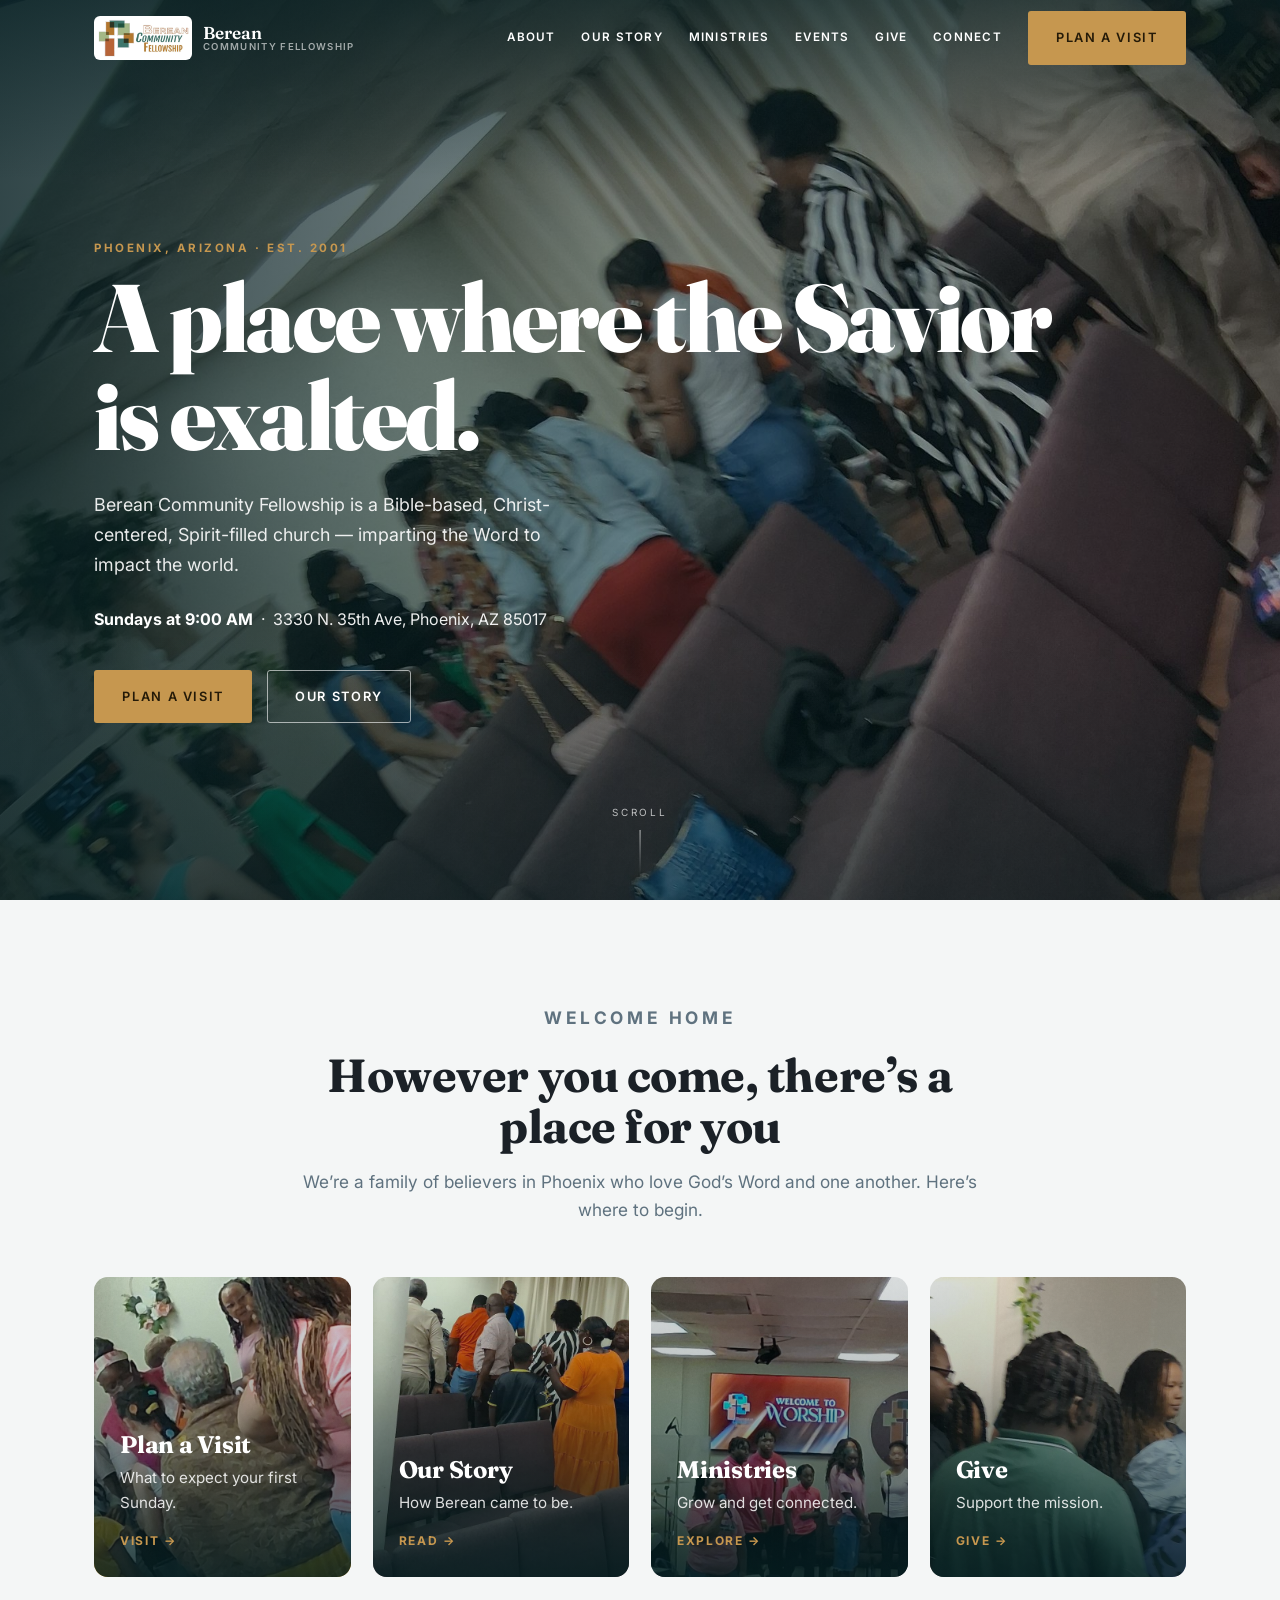
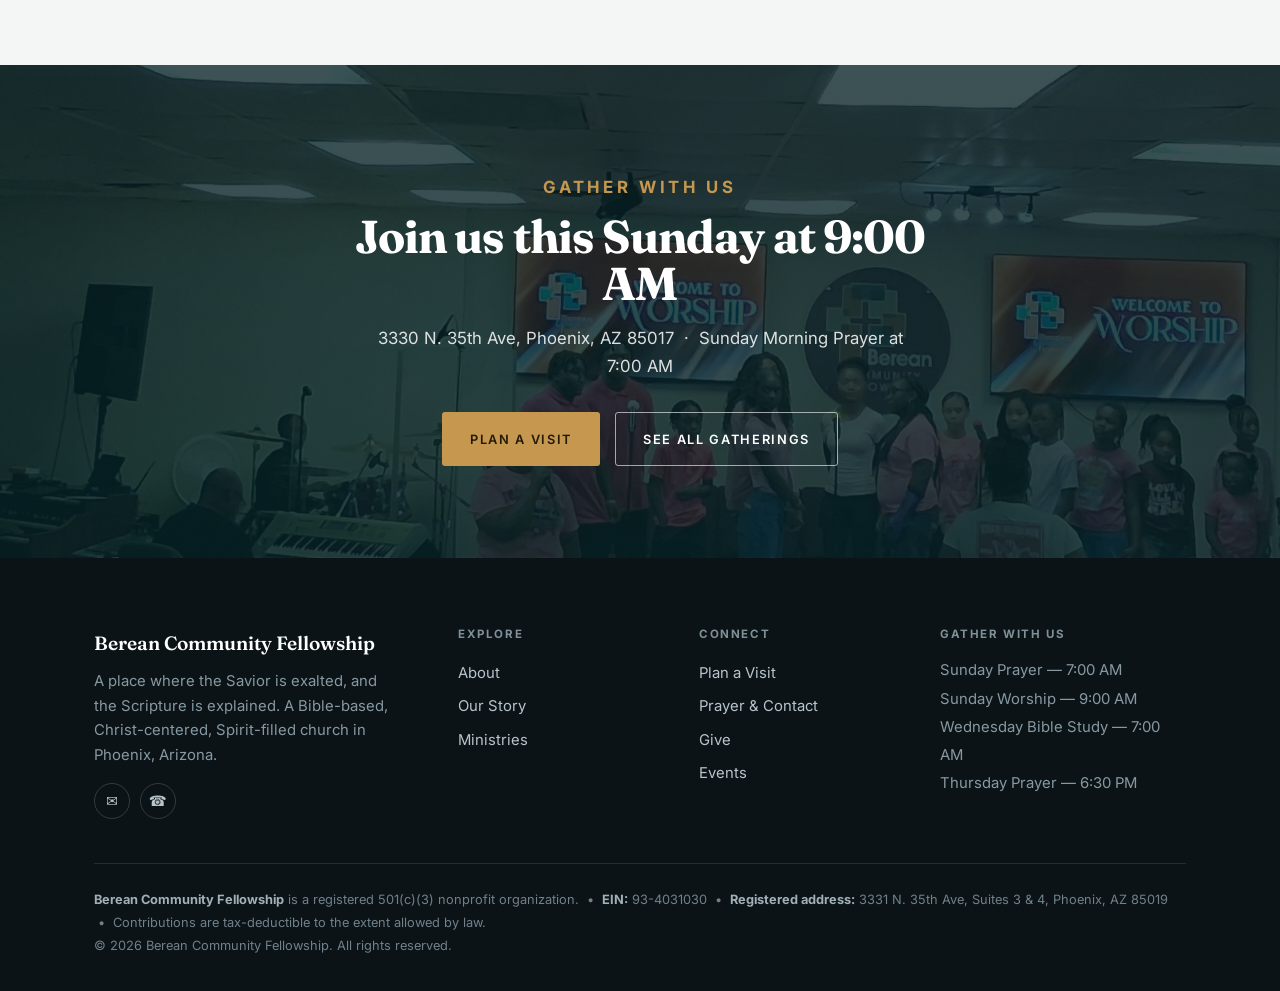
<file: index.html>
<!doctype html>
<html lang="en">
<head>
<meta charset="utf-8" />
<meta name="viewport" content="width=device-width, initial-scale=1" />
<title>Berean Community Fellowship | Phoenix, AZ</title>
<meta name="description" content="A Bible-based, Christ-centered, Spirit-filled church in Phoenix, Arizona. Join us Sunday mornings at 9:00 AM — a place where the Savior is exalted and the Scripture is explained." />
<meta property="og:title" content="Berean Community Fellowship" />
<meta property="og:description" content="A Bible-based, Christ-centered, Spirit-filled church in Phoenix, Arizona. Sundays at 9:00 AM." />
<meta property="og:type" content="website" />
<meta property="og:url" content="https://bcfcphx.org/" />
<link rel="icon" href="assets/berean-logo.jpg" />
<link rel="apple-touch-icon" href="assets/berean-logo.jpg" />
<link rel="preconnect" href="https://fonts.googleapis.com" />
<link rel="preconnect" href="https://fonts.gstatic.com" crossorigin />
<link href="https://fonts.googleapis.com/css2?family=Fraunces:ital,opsz,wght@0,9..144,400;0,9..144,500;0,9..144,600;0,9..144,700;0,9..144,900;1,9..144,400;1,9..144,500&family=Inter:wght@400;500;600;700&display=swap" rel="stylesheet" />
<link rel="stylesheet" href="styles.css" />
</head>
<body>

<header class="nav top" id="hdr">
  <div class="wrap nav-inner">
    <a class="brand" href="index.html">
      <img src="assets/berean-logo.jpg" alt="Berean Community Fellowship logo" />
      <b>Berean<span>Community Fellowship</span></b>
    </a>
    <nav class="links" id="menu">
      <a class="navlink" href="about.html">About</a>
      <a class="navlink" href="story.html">Our Story</a>
      <a class="navlink" href="ministries.html">Ministries</a>
      <a class="navlink" href="events.html">Events</a>
      <a class="navlink" href="give.html">Give</a>
      <a class="navlink" href="connect.html">Connect</a>
      <a class="btn btn-gold nav-cta" href="visit.html">Plan a Visit</a>
    </nav>
    <button class="burger" id="burger" aria-label="Menu"><span></span><span></span><span></span></button>
  </div>
</header>

<!-- HERO -->
<section class="hero">
  <div class="hero-bg"></div>
  <div class="hero-photo" style="background-image:url('assets/hero.jpg')"></div>
  <div class="hero-scrim"></div>
  <div class="wrap">
    <p class="eyebrow" style="color:var(--gold)">Phoenix, Arizona · Est. 2001</p>
    <h1 class="display">A place where the Savior is exalted.</h1>
    <p class="lede">Berean Community Fellowship is a Bible-based, Christ-centered, Spirit-filled church — imparting the Word to impact the world.</p>
    <p class="svc"><b>Sundays at 9:00 AM</b> &nbsp;·&nbsp; 3330 N. 35th Ave, Phoenix, AZ 85017</p>
    <div class="hero-actions">
      <a class="btn btn-gold" href="visit.html">Plan a Visit</a>
      <a class="btn btn-ghost" href="story.html">Our Story</a>
    </div>
  </div>
  <div class="scrolldown">Scroll<div class="bar"></div></div>
</section>

<!-- WELCOME + FEATURE CARDS -->
<section class="section">
  <div class="wrap">
    <div class="center-head">
      <p class="eyebrow">Welcome Home</p>
      <h2>However you come, there&rsquo;s a place for you</h2>
      <p>We&rsquo;re a family of believers in Phoenix who love God&rsquo;s Word and one another. Here&rsquo;s where to begin.</p>
    </div>
    <div class="grid" style="grid-template-columns:repeat(4,1fr)">
      <a class="feature" href="visit.html">
        <div class="fphoto" style="background-image:url('assets/banner-visit.jpg')"></div><div class="fscrim"></div>
        <div class="fbody"><h3>Plan a Visit</h3><p>What to expect your first Sunday.</p><div class="arrow">Visit →</div></div>
      </a>
      <a class="feature" href="story.html">
        <div class="fphoto" style="background-image:url('assets/banner-story.jpg')"></div><div class="fscrim"></div>
        <div class="fbody"><h3>Our Story</h3><p>How Berean came to be.</p><div class="arrow">Read →</div></div>
      </a>
      <a class="feature" href="ministries.html">
        <div class="fphoto" style="background-image:url('assets/banner-ministries.jpg')"></div><div class="fscrim"></div>
        <div class="fbody"><h3>Ministries</h3><p>Grow and get connected.</p><div class="arrow">Explore →</div></div>
      </a>
      <a class="feature" href="give.html">
        <div class="fphoto" style="background-image:url('assets/banner-give.jpg')"></div><div class="fscrim"></div>
        <div class="fbody"><h3>Give</h3><p>Support the mission.</p><div class="arrow">Give →</div></div>
      </a>
    </div>
  </div>
</section>

<!-- TIMES BAND -->
<section class="band" style="background-image:linear-gradient(rgba(6,34,38,.78),rgba(6,34,38,.84)),url('assets/band-worship.jpg');background-size:cover;background-position:center">
  <div class="wrap">
    <p class="eyebrow">Gather With Us</p>
    <h2 class="display" style="font-weight:700">Join us this Sunday at 9:00 AM</h2>
    <p>3330 N. 35th Ave, Phoenix, AZ 85017 &nbsp;·&nbsp; Sunday Morning Prayer at 7:00 AM</p>
    <div class="band-actions">
      <a class="btn btn-gold" href="visit.html">Plan a Visit</a>
      <a class="btn btn-ghost" href="events.html">See All Gatherings</a>
    </div>
  </div>
</section>

<!-- FOOTER -->
<footer>
  <div class="wrap">
    <div class="ftop">
      <div class="fbrand">
        <b>Berean Community Fellowship</b>
        <p>A place where the Savior is exalted, and the Scripture is explained. A Bible-based, Christ-centered, Spirit-filled church in Phoenix, Arizona.</p>
        <div class="socials">
          <a href="mailto:bcfellowship2@gmail.com" aria-label="Email" title="Email">✉</a>
          <a href="tel:+14802097939" aria-label="Phone" title="Call">☎</a>
        </div>
      </div>
      <div class="fcol">
        <h4>Explore</h4>
        <a href="about.html">About</a>
        <a href="story.html">Our Story</a>
        <a href="ministries.html">Ministries</a>
      </div>
      <div class="fcol">
        <h4>Connect</h4>
        <a href="visit.html">Plan a Visit</a>
        <a href="connect.html">Prayer &amp; Contact</a>
        <a href="give.html">Give</a>
        <a href="events.html">Events</a>
      </div>
      <div class="fcol">
        <h4>Gather With Us</h4>
        <p style="color:#8699a2;margin:0;line-height:1.9">
          Sunday Prayer — 7:00 AM<br/>
          Sunday Worship — 9:00 AM<br/>
          Wednesday Bible Study — 7:00 AM<br/>
          Thursday Prayer — 6:30 PM
        </p>
      </div>
    </div>
    <div class="legal">
      <b>Berean Community Fellowship</b> is a registered 501(c)(3) nonprofit organization. &nbsp;•&nbsp;
      <b>EIN:</b> 93-4031030 &nbsp;•&nbsp;
      <b>Registered address:</b> 3331 N. 35th Ave, Suites 3 &amp; 4, Phoenix, AZ 85019 &nbsp;•&nbsp;
      Contributions are tax-deductible to the extent allowed by law.<br/>
      © <span id="yr"></span> Berean Community Fellowship. All rights reserved.
    </div>
  </div>
</footer>

<script src="main.js"></script>
</body>
</html>
</file>
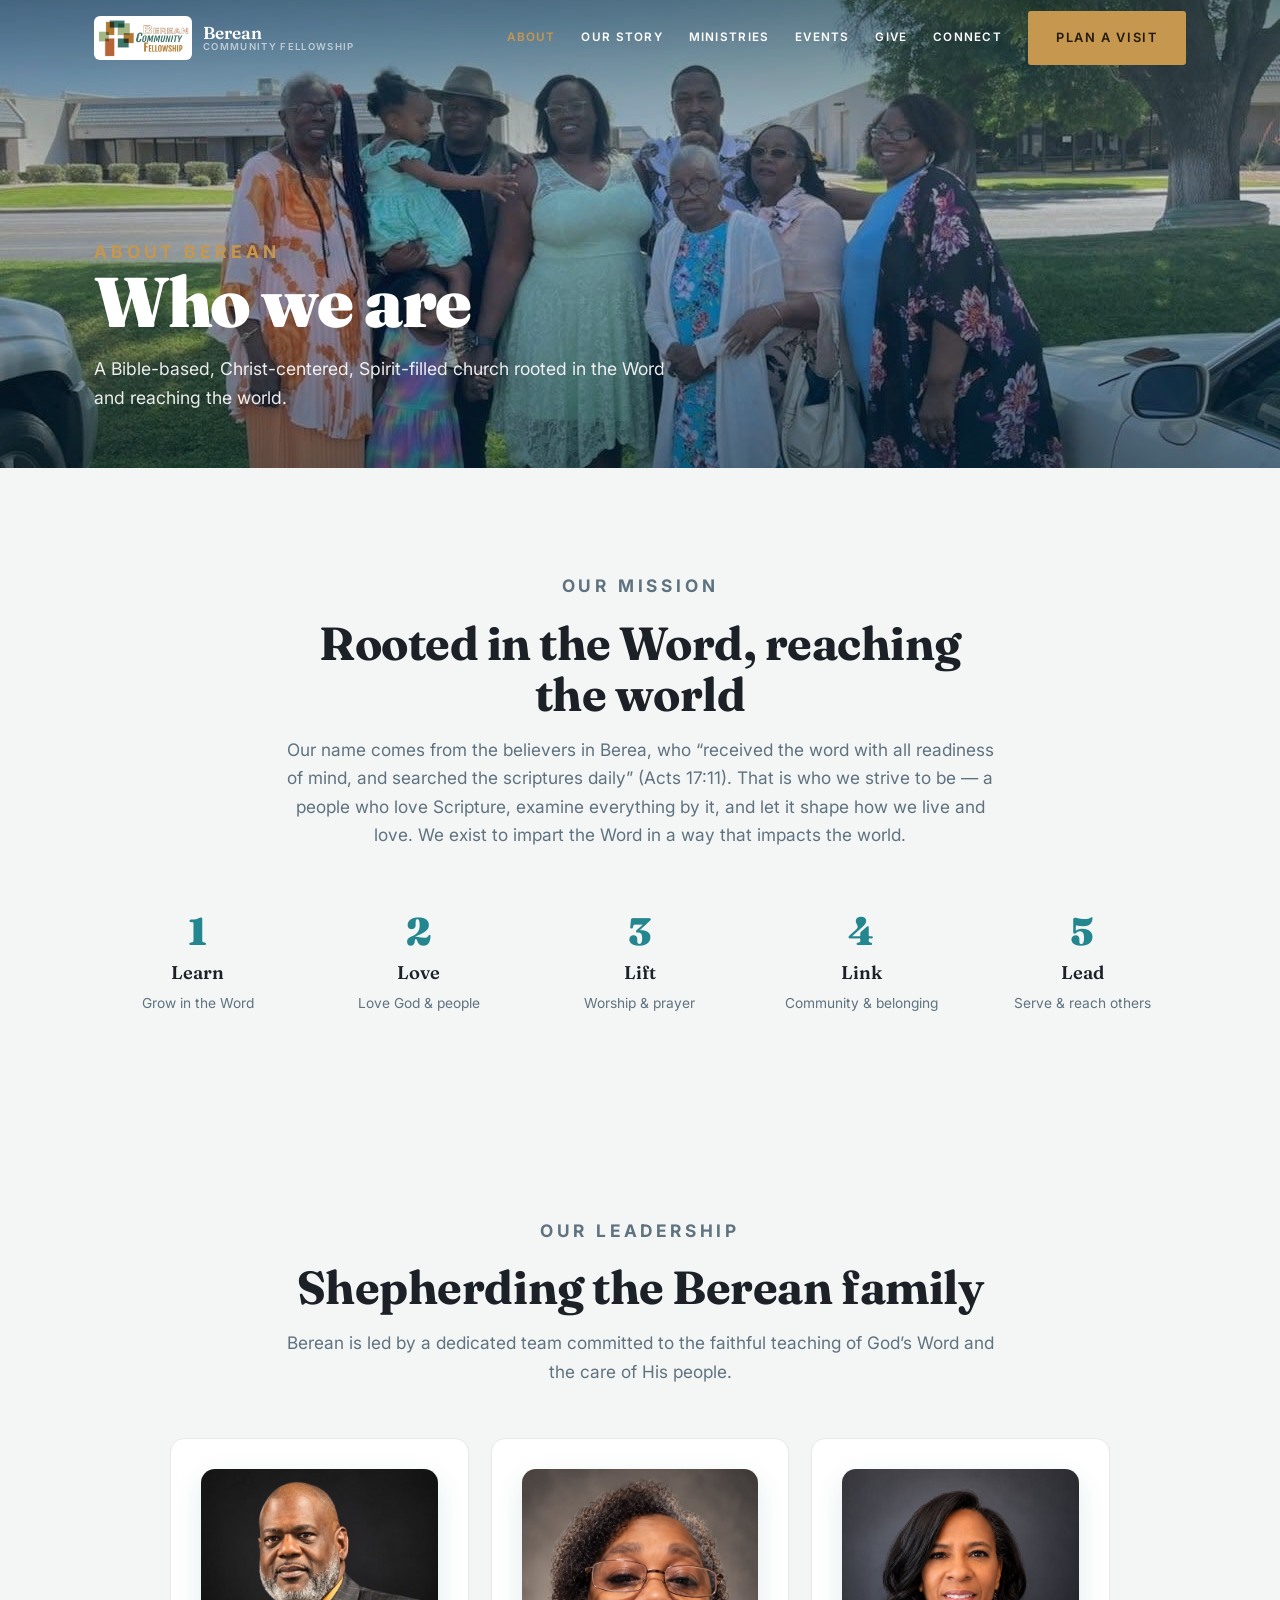
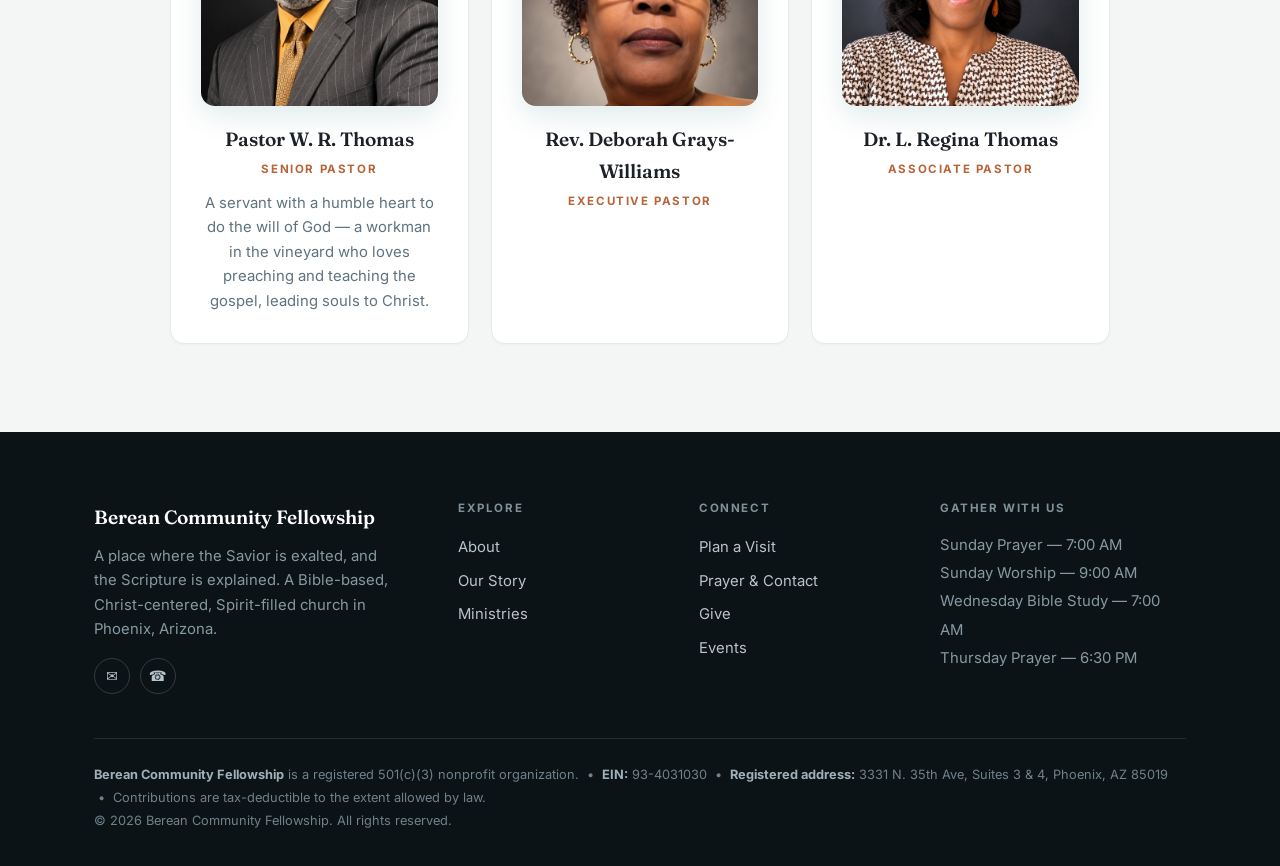
<file: about.html>
<!doctype html>
<html lang="en">
<head>
<meta charset="utf-8" />
<meta name="viewport" content="width=device-width, initial-scale=1" />
<title>About · Berean Community Fellowship</title>
<meta name="description" content="Who we are, what we believe, and our leadership. Berean Community Fellowship — a Bible-based, Christ-centered, Spirit-filled church in Phoenix, Arizona." />
<link rel="icon" href="assets/berean-logo.jpg" />
<link rel="apple-touch-icon" href="assets/berean-logo.jpg" />
<link rel="preconnect" href="https://fonts.googleapis.com" />
<link rel="preconnect" href="https://fonts.gstatic.com" crossorigin />
<link href="https://fonts.googleapis.com/css2?family=Fraunces:ital,opsz,wght@0,9..144,400;0,9..144,500;0,9..144,600;0,9..144,700;0,9..144,900;1,9..144,400;1,9..144,500&family=Inter:wght@400;500;600;700&display=swap" rel="stylesheet" />
<link rel="stylesheet" href="styles.css" />
</head>
<body>

<header class="nav top" id="hdr">
  <div class="wrap nav-inner">
    <a class="brand" href="index.html">
      <img src="assets/berean-logo.jpg" alt="Berean Community Fellowship logo" />
      <b>Berean<span>Community Fellowship</span></b>
    </a>
    <nav class="links" id="menu">
      <a class="navlink" href="about.html" aria-current="page">About</a>
      <a class="navlink" href="story.html">Our Story</a>
      <a class="navlink" href="ministries.html">Ministries</a>
      <a class="navlink" href="events.html">Events</a>
      <a class="navlink" href="give.html">Give</a>
      <a class="navlink" href="connect.html">Connect</a>
      <a class="btn btn-gold nav-cta" href="visit.html">Plan a Visit</a>
    </nav>
    <button class="burger" id="burger" aria-label="Menu"><span></span><span></span><span></span></button>
  </div>
</header>

<section class="pagehead">
  <div class="photo" style="background-image:url('assets/banner-about.jpg')"></div>
  <div class="scrim"></div>
  <div class="wrap">
    <p class="eyebrow">About Berean</p>
    <h1 class="display">Who we are</h1>
    <p>A Bible-based, Christ-centered, Spirit-filled church rooted in the Word and reaching the world.</p>
  </div>
</section>

<!-- WHO WE ARE -->
<section class="section" id="whoweare">
  <div class="wrap">
    <div class="center-head">
      <p class="eyebrow">Our Mission</p>
      <h2>Rooted in the Word, reaching the world</h2>
      <p>Our name comes from the believers in Berea, who &ldquo;received the word with all readiness of mind, and searched the scriptures daily&rdquo; (Acts 17:11). That is who we strive to be — a people who love Scripture, examine everything by it, and let it shape how we live and love. We exist to impart the Word in a way that impacts the world.</p>
    </div>
    <div class="grid values">
      <div class="value"><div class="vnum">1</div><b>Learn</b><small>Grow in the Word</small></div>
      <div class="value"><div class="vnum">2</div><b>Love</b><small>Love God &amp; people</small></div>
      <div class="value"><div class="vnum">3</div><b>Lift</b><small>Worship &amp; prayer</small></div>
      <div class="value"><div class="vnum">4</div><b>Link</b><small>Community &amp; belonging</small></div>
      <div class="value"><div class="vnum">5</div><b>Lead</b><small>Serve &amp; reach others</small></div>
    </div>
  </div>
</section>

<!-- LEADERSHIP -->
<section class="section" id="leadership">
  <div class="wrap">
    <div class="center-head">
      <p class="eyebrow">Our Leadership</p>
      <h2>Shepherding the Berean family</h2>
      <p>Berean is led by a dedicated team committed to the faithful teaching of God&rsquo;s Word and the care of His people.</p>
    </div>
    <div class="grid cols3" style="max-width:940px;margin:0 auto">
      <div class="card leader">
        <img class="pfp" src="assets/pastor-ricky.jpg" alt="Pastor W. R. Thomas, Senior Pastor" />
        <b>Pastor W. R. Thomas</b><div class="role">Senior Pastor</div>
        <p>A servant with a humble heart to do the will of God — a workman in the vineyard who loves preaching and teaching the gospel, leading souls to Christ.</p>
      </div>
      <div class="card leader">
        <img class="pfp" src="assets/pastor-deborah.jpg" alt="Rev. Deborah Grays-Williams, Executive Pastor" />
        <b>Rev. Deborah Grays-Williams</b><div class="role">Executive Pastor</div>
      </div>
      <div class="card leader">
        <img class="pfp" src="assets/pastor-regina.jpg" alt="Dr. L. Regina Thomas, Associate Pastor" />
        <b>Dr. L. Regina Thomas</b><div class="role">Associate Pastor</div>
      </div>
    </div>
  </div>
</section>

<footer>
  <div class="wrap">
    <div class="ftop">
      <div class="fbrand">
        <b>Berean Community Fellowship</b>
        <p>A place where the Savior is exalted, and the Scripture is explained. A Bible-based, Christ-centered, Spirit-filled church in Phoenix, Arizona.</p>
        <div class="socials">
          <a href="mailto:bcfellowship2@gmail.com" aria-label="Email" title="Email">✉</a>
          <a href="tel:+14802097939" aria-label="Phone" title="Call">☎</a>
        </div>
      </div>
      <div class="fcol"><h4>Explore</h4><a href="about.html">About</a><a href="story.html">Our Story</a><a href="ministries.html">Ministries</a></div>
      <div class="fcol"><h4>Connect</h4><a href="visit.html">Plan a Visit</a><a href="connect.html">Prayer &amp; Contact</a><a href="give.html">Give</a><a href="events.html">Events</a></div>
      <div class="fcol"><h4>Gather With Us</h4><p style="color:#8699a2;margin:0;line-height:1.9">Sunday Prayer — 7:00 AM<br/>Sunday Worship — 9:00 AM<br/>Wednesday Bible Study — 7:00 AM<br/>Thursday Prayer — 6:30 PM</p></div>
    </div>
    <div class="legal">
      <b>Berean Community Fellowship</b> is a registered 501(c)(3) nonprofit organization. &nbsp;•&nbsp;
      <b>EIN:</b> 93-4031030 &nbsp;•&nbsp;
      <b>Registered address:</b> 3331 N. 35th Ave, Suites 3 &amp; 4, Phoenix, AZ 85019 &nbsp;•&nbsp;
      Contributions are tax-deductible to the extent allowed by law.<br/>
      © <span id="yr"></span> Berean Community Fellowship. All rights reserved.
    </div>
  </div>
</footer>

<script src="main.js"></script>
</body>
</html>
</file>
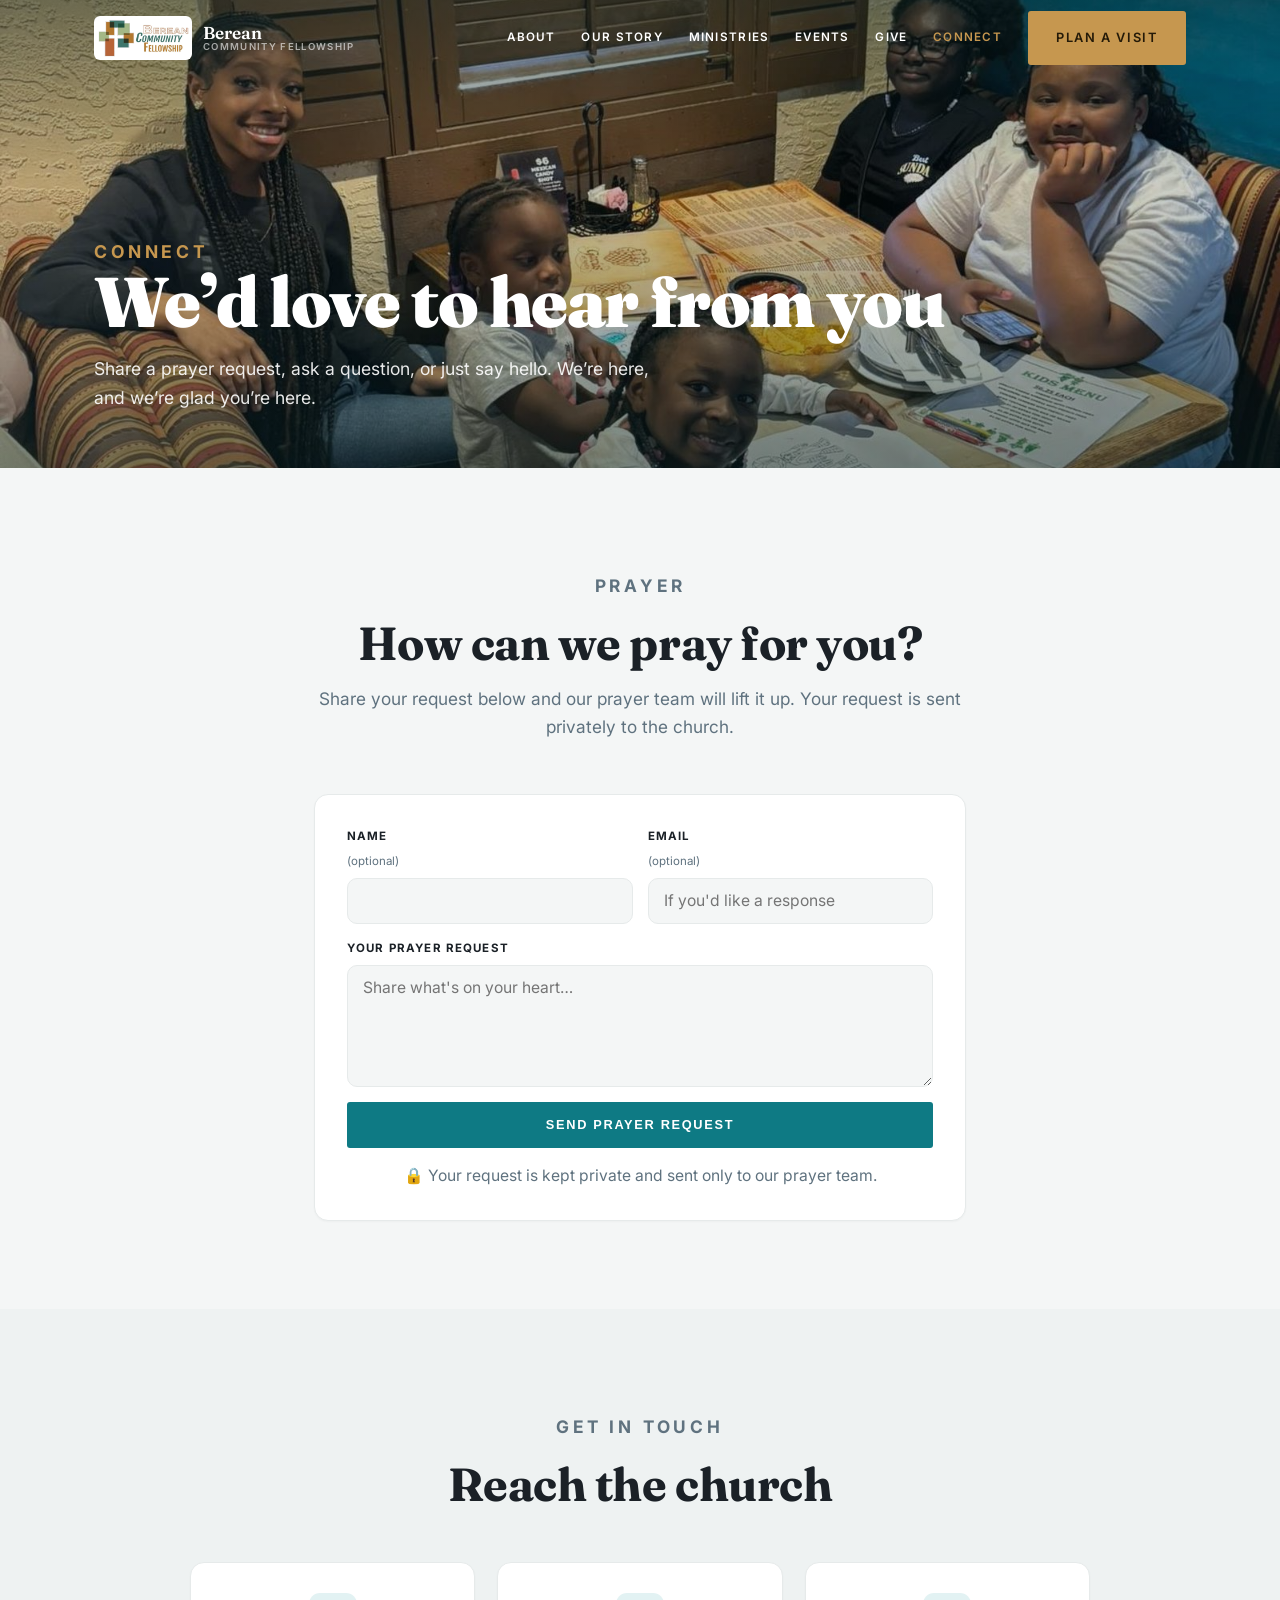
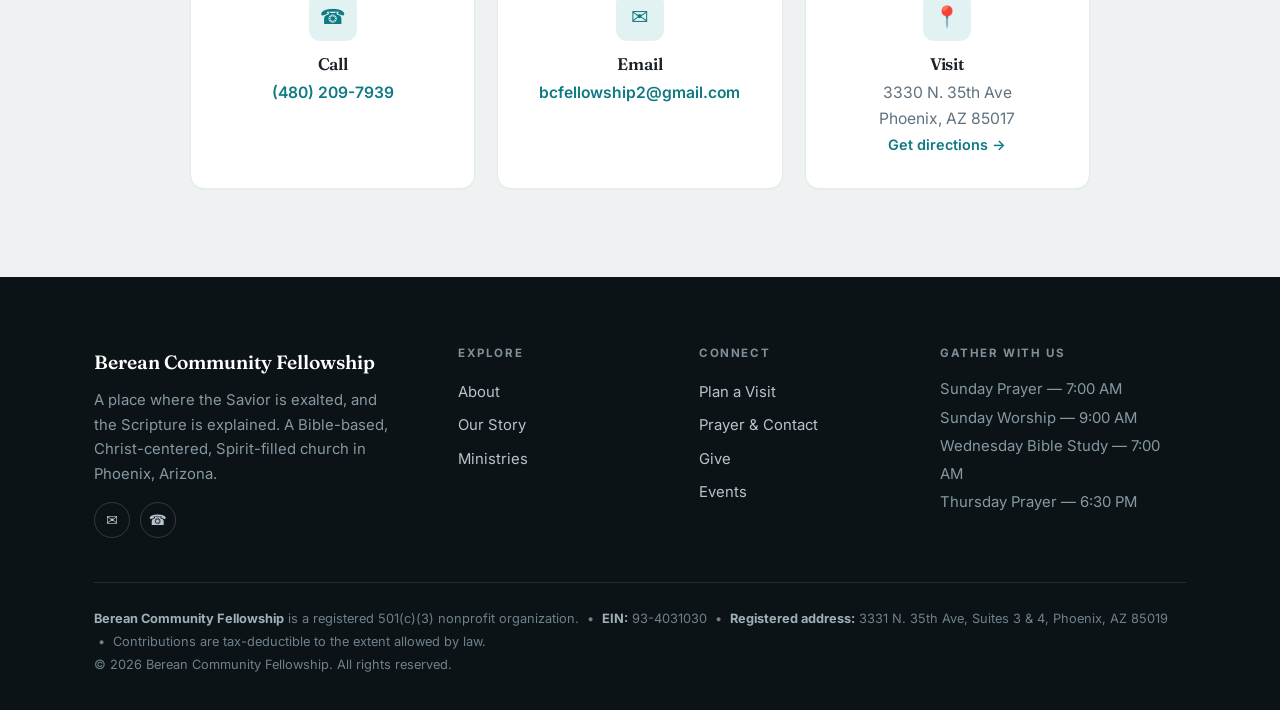
<file: connect.html>
<!doctype html>
<html lang="en">
<head>
<meta charset="utf-8" />
<meta name="viewport" content="width=device-width, initial-scale=1" />
<title>Connect · Berean Community Fellowship</title>
<meta name="description" content="Request prayer or get in touch with Berean Community Fellowship, Phoenix, AZ. Our prayer team would be honored to pray with you." />
<link rel="icon" href="assets/berean-logo.jpg" />
<link rel="apple-touch-icon" href="assets/berean-logo.jpg" />
<link rel="preconnect" href="https://fonts.googleapis.com" />
<link rel="preconnect" href="https://fonts.gstatic.com" crossorigin />
<link href="https://fonts.googleapis.com/css2?family=Fraunces:ital,opsz,wght@0,9..144,400;0,9..144,500;0,9..144,600;0,9..144,700;0,9..144,900;1,9..144,400;1,9..144,500&family=Inter:wght@400;500;600;700&display=swap" rel="stylesheet" />
<link rel="stylesheet" href="styles.css" />
</head>
<body>

<header class="nav top" id="hdr">
  <div class="wrap nav-inner">
    <a class="brand" href="index.html">
      <img src="assets/berean-logo.jpg" alt="Berean Community Fellowship logo" />
      <b>Berean<span>Community Fellowship</span></b>
    </a>
    <nav class="links" id="menu">
      <a class="navlink" href="about.html">About</a>
      <a class="navlink" href="story.html">Our Story</a>
      <a class="navlink" href="ministries.html">Ministries</a>
      <a class="navlink" href="events.html">Events</a>
      <a class="navlink" href="give.html">Give</a>
      <a class="navlink" href="connect.html" aria-current="page">Connect</a>
      <a class="btn btn-gold nav-cta" href="visit.html">Plan a Visit</a>
    </nav>
    <button class="burger" id="burger" aria-label="Menu"><span></span><span></span><span></span></button>
  </div>
</header>

<section class="pagehead">
  <div class="photo" style="background-image:url('assets/banner-connect.jpg')"></div>
  <div class="scrim"></div>
  <div class="wrap">
    <p class="eyebrow">Connect</p>
    <h1 class="display">We&rsquo;d love to hear from you</h1>
    <p>Share a prayer request, ask a question, or just say hello. We&rsquo;re here, and we&rsquo;re glad you&rsquo;re here.</p>
  </div>
</section>

<!-- PRAYER -->
<section class="section">
  <div class="wrap" style="max-width:700px">
    <div class="center-head">
      <p class="eyebrow">Prayer</p>
      <h2>How can we pray for you?</h2>
      <p>Share your request below and our prayer team will lift it up. Your request is sent privately to the church.</p>
    </div>
    <div class="card" style="padding:32px">
      <form id="prayerForm" class="pform" novalidate>
        <div class="pf-row">
          <label class="field">Name <span style="font-weight:400;text-transform:none;letter-spacing:0;color:var(--muted)">(optional)</span>
            <input type="text" name="Name" autocomplete="name" />
          </label>
          <label class="field">Email <span style="font-weight:400;text-transform:none;letter-spacing:0;color:var(--muted)">(optional)</span>
            <input type="email" name="email" autocomplete="email" placeholder="If you'd like a response" />
          </label>
        </div>
        <label class="field">Your prayer request
          <textarea name="Prayer Request" rows="5" required placeholder="Share what's on your heart…"></textarea>
        </label>
        <input type="text" name="_honey" style="display:none" tabindex="-1" autocomplete="off" aria-hidden="true" />
        <button type="submit" class="btn btn-primary">Send Prayer Request</button>
        <p class="pnote" id="prayerErr" hidden style="color:var(--accent)">Something went wrong sending your request. Please try again, or email <a href="mailto:bcfellowship2@gmail.com" style="color:var(--accent);font-weight:600">bcfellowship2@gmail.com</a>.</p>
        <p class="pnote">🔒 Your request is kept private and sent only to our prayer team.</p>
      </form>
      <div class="pthanks" id="prayerThanks" hidden>
        <div class="ico">🙏</div>
        <h3 style="font-size:1.4rem">Thank you — we&rsquo;re praying with you.</h3>
        <p style="color:var(--muted);margin-top:.5rem">Your request has been received by our prayer team. God bless you.</p>
      </div>
    </div>
  </div>
</section>

<!-- CONTACT -->
<section class="section soft">
  <div class="wrap">
    <div class="center-head">
      <p class="eyebrow">Get in Touch</p>
      <h2>Reach the church</h2>
    </div>
    <div class="contact-grid">
      <div class="card"><div class="ico" style="margin:0 auto 14px">☎</div><h3 style="font-size:1.05rem">Call</h3><p><a href="tel:+14802097939" style="color:var(--brand);text-decoration:none;font-weight:600">(480) 209-7939</a></p></div>
      <div class="card"><div class="ico" style="margin:0 auto 14px">✉</div><h3 style="font-size:1.05rem">Email</h3><p><a href="mailto:bcfellowship2@gmail.com" style="color:var(--brand);text-decoration:none;font-weight:600">bcfellowship2@gmail.com</a></p></div>
      <div class="card"><div class="ico" style="margin:0 auto 14px">📍</div><h3 style="font-size:1.05rem">Visit</h3><p>3330 N. 35th Ave<br/>Phoenix, AZ 85017<br/><a href="https://maps.google.com/?q=3330+N+35th+Ave+Phoenix+AZ+85017" target="_blank" rel="noopener" style="color:var(--brand);text-decoration:none;font-weight:600;font-size:.9rem">Get directions →</a></p></div>
    </div>
  </div>
</section>

<footer>
  <div class="wrap">
    <div class="ftop">
      <div class="fbrand">
        <b>Berean Community Fellowship</b>
        <p>A place where the Savior is exalted, and the Scripture is explained. A Bible-based, Christ-centered, Spirit-filled church in Phoenix, Arizona.</p>
        <div class="socials"><a href="mailto:bcfellowship2@gmail.com" title="Email">✉</a><a href="tel:+14802097939" title="Call">☎</a></div>
      </div>
      <div class="fcol"><h4>Explore</h4><a href="about.html">About</a><a href="story.html">Our Story</a><a href="ministries.html">Ministries</a></div>
      <div class="fcol"><h4>Connect</h4><a href="visit.html">Plan a Visit</a><a href="connect.html">Prayer &amp; Contact</a><a href="give.html">Give</a><a href="events.html">Events</a></div>
      <div class="fcol"><h4>Gather With Us</h4><p style="color:#8699a2;margin:0;line-height:1.9">Sunday Prayer — 7:00 AM<br/>Sunday Worship — 9:00 AM<br/>Wednesday Bible Study — 7:00 AM<br/>Thursday Prayer — 6:30 PM</p></div>
    </div>
    <div class="legal">
      <b>Berean Community Fellowship</b> is a registered 501(c)(3) nonprofit organization. &nbsp;•&nbsp;
      <b>EIN:</b> 93-4031030 &nbsp;•&nbsp;
      <b>Registered address:</b> 3331 N. 35th Ave, Suites 3 &amp; 4, Phoenix, AZ 85019 &nbsp;•&nbsp;
      Contributions are tax-deductible to the extent allowed by law.<br/>
      © <span id="yr"></span> Berean Community Fellowship. All rights reserved.
    </div>
  </div>
</footer>

<script src="main.js"></script>
</body>
</html>
</file>
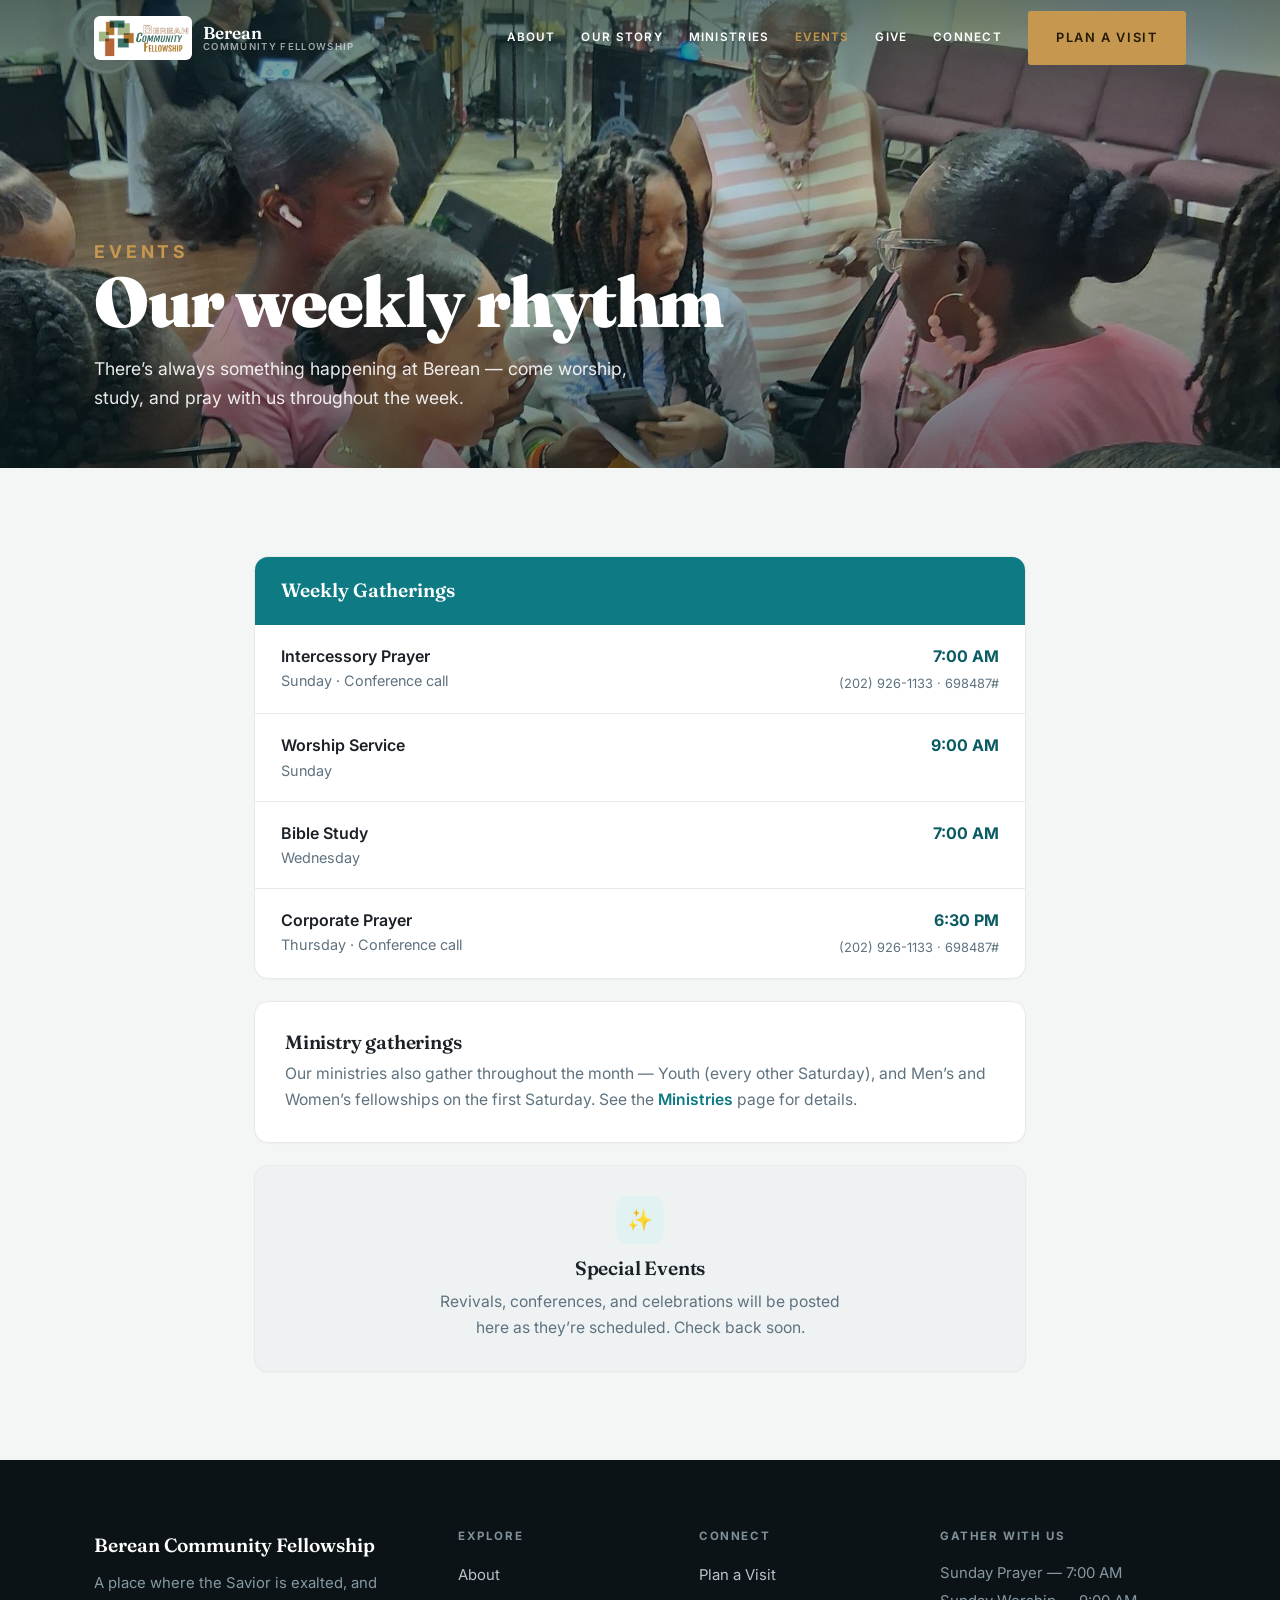
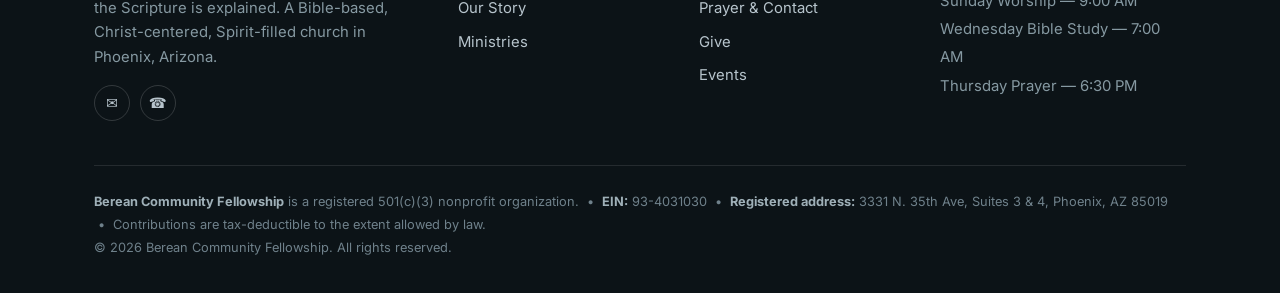
<file: events.html>
<!doctype html>
<html lang="en">
<head>
<meta charset="utf-8" />
<meta name="viewport" content="width=device-width, initial-scale=1" />
<title>Events · Berean Community Fellowship</title>
<meta name="description" content="Our weekly gatherings and upcoming events at Berean Community Fellowship, Phoenix, AZ." />
<link rel="icon" href="assets/berean-logo.jpg" />
<link rel="apple-touch-icon" href="assets/berean-logo.jpg" />
<link rel="preconnect" href="https://fonts.googleapis.com" />
<link rel="preconnect" href="https://fonts.gstatic.com" crossorigin />
<link href="https://fonts.googleapis.com/css2?family=Fraunces:ital,opsz,wght@0,9..144,400;0,9..144,500;0,9..144,600;0,9..144,700;0,9..144,900;1,9..144,400;1,9..144,500&family=Inter:wght@400;500;600;700&display=swap" rel="stylesheet" />
<link rel="stylesheet" href="styles.css" />
</head>
<body>

<header class="nav top" id="hdr">
  <div class="wrap nav-inner">
    <a class="brand" href="index.html">
      <img src="assets/berean-logo.jpg" alt="Berean Community Fellowship logo" />
      <b>Berean<span>Community Fellowship</span></b>
    </a>
    <nav class="links" id="menu">
      <a class="navlink" href="about.html">About</a>
      <a class="navlink" href="story.html">Our Story</a>
      <a class="navlink" href="ministries.html">Ministries</a>
      <a class="navlink" href="events.html" aria-current="page">Events</a>
      <a class="navlink" href="give.html">Give</a>
      <a class="navlink" href="connect.html">Connect</a>
      <a class="btn btn-gold nav-cta" href="visit.html">Plan a Visit</a>
    </nav>
    <button class="burger" id="burger" aria-label="Menu"><span></span><span></span><span></span></button>
  </div>
</header>

<section class="pagehead">
  <div class="photo" style="background-image:url('assets/banner-events.jpg')"></div>
  <div class="scrim"></div>
  <div class="wrap">
    <p class="eyebrow">Events</p>
    <h1 class="display">Our weekly rhythm</h1>
    <p>There&rsquo;s always something happening at Berean — come worship, study, and pray with us throughout the week.</p>
  </div>
</section>

<section class="section">
  <div class="wrap" style="max-width:820px">
    <div class="card" style="padding:0;overflow:hidden">
      <div style="background:var(--brand);color:#fff;padding:18px 26px;font-family:var(--serif);font-weight:600;font-size:1.2rem">Weekly Gatherings</div>
      <div>
        <div style="display:flex;justify-content:space-between;gap:1rem;padding:18px 26px;border-bottom:1px solid var(--border)"><div><div style="font-weight:600">Intercessory Prayer</div><div style="color:var(--muted);font-size:.9rem">Sunday · Conference call</div></div><div style="text-align:right"><div style="font-weight:700;color:var(--brand-strong)">7:00 AM</div><a href="tel:+12029261133,,698487%23" style="color:var(--muted);font-size:.8rem;text-decoration:none">(202) 926-1133 · 698487#</a></div></div>
        <div style="display:flex;justify-content:space-between;gap:1rem;padding:18px 26px;border-bottom:1px solid var(--border)"><div><div style="font-weight:600">Worship Service</div><div style="color:var(--muted);font-size:.9rem">Sunday</div></div><div style="font-weight:700;color:var(--brand-strong)">9:00 AM</div></div>
        <div style="display:flex;justify-content:space-between;gap:1rem;padding:18px 26px;border-bottom:1px solid var(--border)"><div><div style="font-weight:600">Bible Study</div><div style="color:var(--muted);font-size:.9rem">Wednesday</div></div><div style="font-weight:700;color:var(--brand-strong)">7:00 AM</div></div>
        <div style="display:flex;justify-content:space-between;gap:1rem;padding:18px 26px"><div><div style="font-weight:600">Corporate Prayer</div><div style="color:var(--muted);font-size:.9rem">Thursday · Conference call</div></div><div style="text-align:right"><div style="font-weight:700;color:var(--brand-strong)">6:30 PM</div><a href="tel:+12029261133,,698487%23" style="color:var(--muted);font-size:.8rem;text-decoration:none">(202) 926-1133 · 698487#</a></div></div>
      </div>
    </div>

    <div style="margin-top:22px" class="card">
      <h3>Ministry gatherings</h3>
      <p style="margin-top:.5rem">Our ministries also gather throughout the month — Youth (every other Saturday), and Men&rsquo;s and Women&rsquo;s fellowships on the first Saturday. See the <a href="ministries.html" style="color:var(--brand);font-weight:600;text-decoration:none">Ministries</a> page for details.</p>
    </div>

    <div style="margin-top:22px;text-align:center" class="card soft">
      <div class="ico" style="margin:0 auto 14px">✨</div>
      <h3 style="font-size:1.2rem">Special Events</h3>
      <p style="max-width:40ch;margin:.6rem auto 0">Revivals, conferences, and celebrations will be posted here as they&rsquo;re scheduled. Check back soon.</p>
    </div>
  </div>
</section>

<footer>
  <div class="wrap">
    <div class="ftop">
      <div class="fbrand">
        <b>Berean Community Fellowship</b>
        <p>A place where the Savior is exalted, and the Scripture is explained. A Bible-based, Christ-centered, Spirit-filled church in Phoenix, Arizona.</p>
        <div class="socials"><a href="mailto:bcfellowship2@gmail.com" title="Email">✉</a><a href="tel:+14802097939" title="Call">☎</a></div>
      </div>
      <div class="fcol"><h4>Explore</h4><a href="about.html">About</a><a href="story.html">Our Story</a><a href="ministries.html">Ministries</a></div>
      <div class="fcol"><h4>Connect</h4><a href="visit.html">Plan a Visit</a><a href="connect.html">Prayer &amp; Contact</a><a href="give.html">Give</a><a href="events.html">Events</a></div>
      <div class="fcol"><h4>Gather With Us</h4><p style="color:#8699a2;margin:0;line-height:1.9">Sunday Prayer — 7:00 AM<br/>Sunday Worship — 9:00 AM<br/>Wednesday Bible Study — 7:00 AM<br/>Thursday Prayer — 6:30 PM</p></div>
    </div>
    <div class="legal">
      <b>Berean Community Fellowship</b> is a registered 501(c)(3) nonprofit organization. &nbsp;•&nbsp;
      <b>EIN:</b> 93-4031030 &nbsp;•&nbsp;
      <b>Registered address:</b> 3331 N. 35th Ave, Suites 3 &amp; 4, Phoenix, AZ 85019 &nbsp;•&nbsp;
      Contributions are tax-deductible to the extent allowed by law.<br/>
      © <span id="yr"></span> Berean Community Fellowship. All rights reserved.
    </div>
  </div>
</footer>

<script src="main.js"></script>
</body>
</html>
</file>
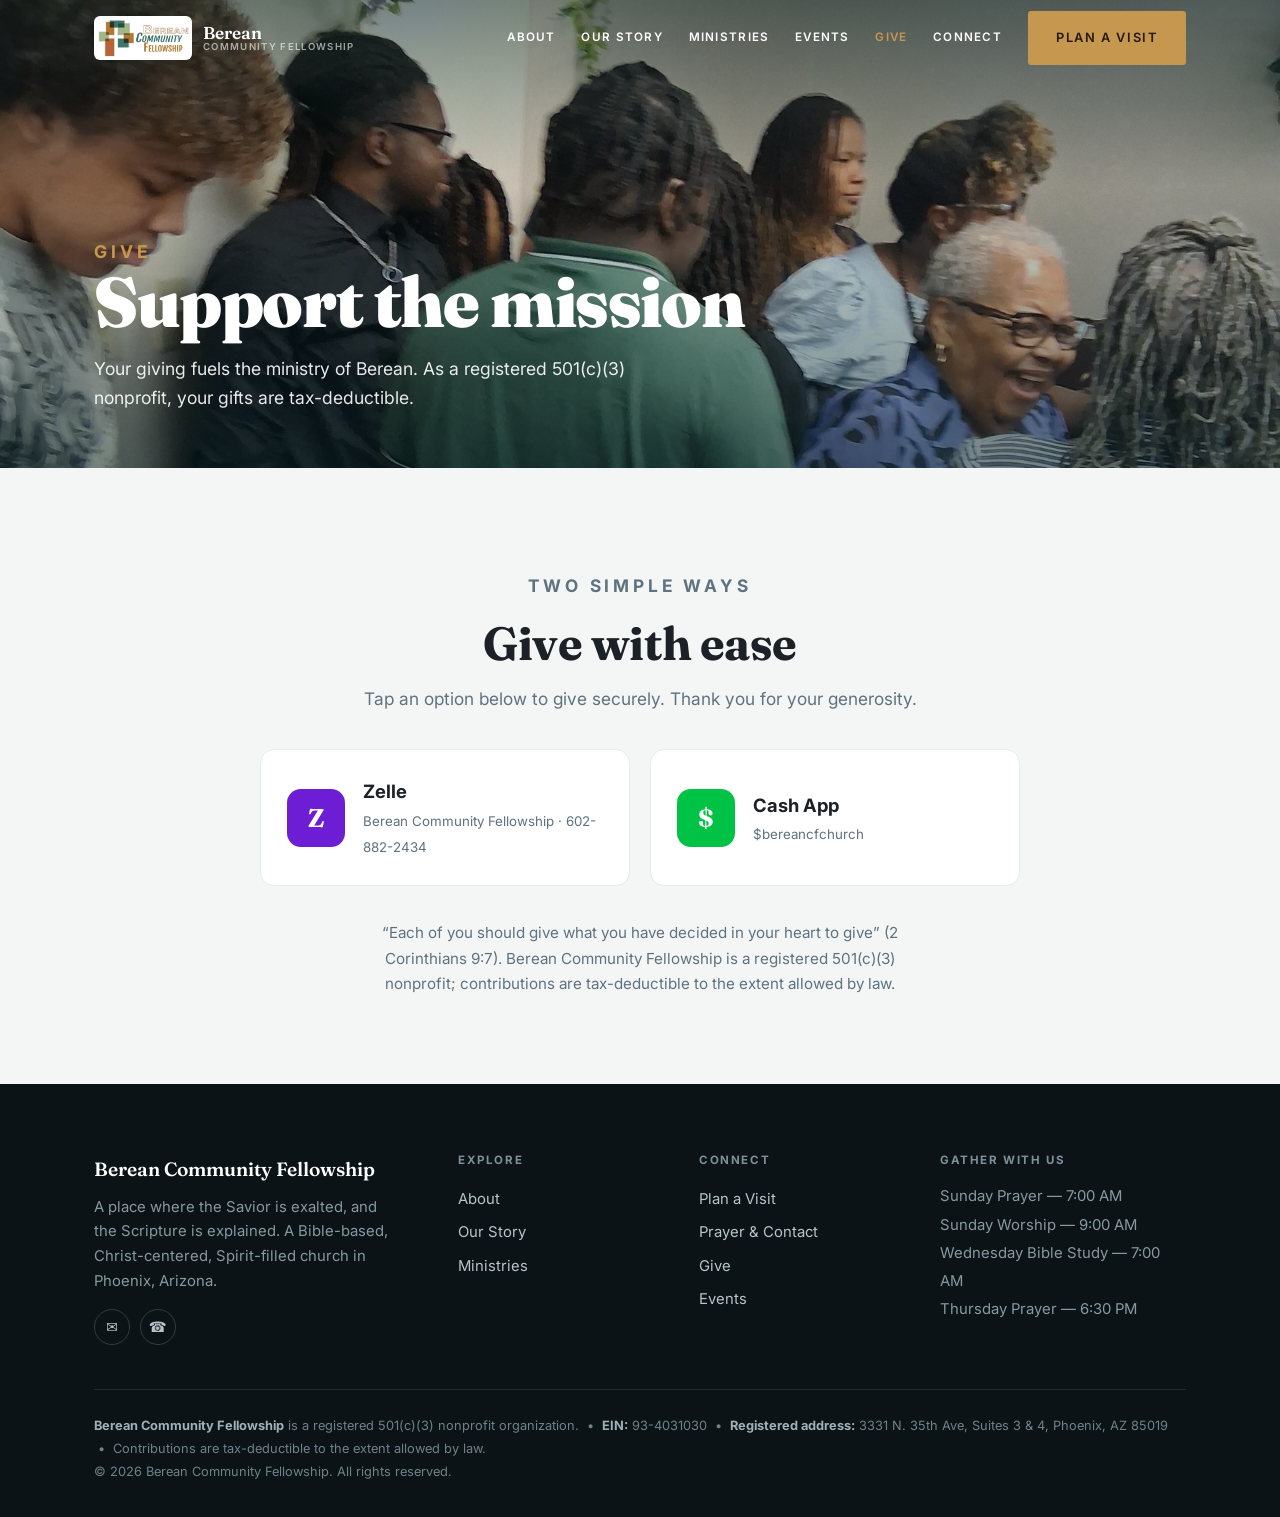
<file: give.html>
<!doctype html>
<html lang="en">
<head>
<meta charset="utf-8" />
<meta name="viewport" content="width=device-width, initial-scale=1" />
<title>Give · Berean Community Fellowship</title>
<meta name="description" content="Support the mission of Berean Community Fellowship. Give securely by Zelle or Cash App. As a registered 501(c)(3) nonprofit, your gifts are tax-deductible." />
<link rel="icon" href="assets/berean-logo.jpg" />
<link rel="apple-touch-icon" href="assets/berean-logo.jpg" />
<link rel="preconnect" href="https://fonts.googleapis.com" />
<link rel="preconnect" href="https://fonts.gstatic.com" crossorigin />
<link href="https://fonts.googleapis.com/css2?family=Fraunces:ital,opsz,wght@0,9..144,400;0,9..144,500;0,9..144,600;0,9..144,700;0,9..144,900;1,9..144,400;1,9..144,500&family=Inter:wght@400;500;600;700&display=swap" rel="stylesheet" />
<link rel="stylesheet" href="styles.css" />
</head>
<body>

<header class="nav top" id="hdr">
  <div class="wrap nav-inner">
    <a class="brand" href="index.html">
      <img src="assets/berean-logo.jpg" alt="Berean Community Fellowship logo" />
      <b>Berean<span>Community Fellowship</span></b>
    </a>
    <nav class="links" id="menu">
      <a class="navlink" href="about.html">About</a>
      <a class="navlink" href="story.html">Our Story</a>
      <a class="navlink" href="ministries.html">Ministries</a>
      <a class="navlink" href="events.html">Events</a>
      <a class="navlink" href="give.html" aria-current="page">Give</a>
      <a class="navlink" href="connect.html">Connect</a>
      <a class="btn btn-gold nav-cta" href="visit.html">Plan a Visit</a>
    </nav>
    <button class="burger" id="burger" aria-label="Menu"><span></span><span></span><span></span></button>
  </div>
</header>

<section class="pagehead">
  <div class="photo" style="background-image:url('assets/banner-give.jpg')"></div>
  <div class="scrim"></div>
  <div class="wrap">
    <p class="eyebrow">Give</p>
    <h1 class="display">Support the mission</h1>
    <p>Your giving fuels the ministry of Berean. As a registered 501(c)(3) nonprofit, your gifts are tax-deductible.</p>
  </div>
</section>

<section class="section">
  <div class="wrap">
    <div class="center-head" style="margin-bottom:36px">
      <p class="eyebrow">Two Simple Ways</p>
      <h2>Give with ease</h2>
      <p>Tap an option below to give securely. Thank you for your generosity.</p>
    </div>
    <div class="give-grid">
      <a class="give" href="https://enroll.zellepay.com/qr-codes/?data=eyJuYW1lIjoiQkVSRUFOIENPTU1VTklUWSBGRUxMT1dTSElQIiwidG9rZW4iOiI2MDItODgyLTI0MzQiLCJhY3Rpb24iOiJwYXltZW50In0=" target="_blank" rel="noopener">
        <span class="badge" style="background:#6D1ED4">Z</span>
        <span><b>Zelle</b><small>Berean Community Fellowship · 602-882-2434</small></span>
      </a>
      <a class="give" href="https://cash.app/$bereancfchurch" target="_blank" rel="noopener">
        <span class="badge" style="background:#00C244">$</span>
        <span><b>Cash App</b><small>$bereancfchurch</small></span>
      </a>
    </div>
    <p style="text-align:center;color:var(--muted);max-width:52ch;margin:34px auto 0;font-size:.95rem">&ldquo;Each of you should give what you have decided in your heart to give&rdquo; (2 Corinthians 9:7). Berean Community Fellowship is a registered 501(c)(3) nonprofit; contributions are tax-deductible to the extent allowed by law.</p>
  </div>
</section>

<footer>
  <div class="wrap">
    <div class="ftop">
      <div class="fbrand">
        <b>Berean Community Fellowship</b>
        <p>A place where the Savior is exalted, and the Scripture is explained. A Bible-based, Christ-centered, Spirit-filled church in Phoenix, Arizona.</p>
        <div class="socials"><a href="mailto:bcfellowship2@gmail.com" title="Email">✉</a><a href="tel:+14802097939" title="Call">☎</a></div>
      </div>
      <div class="fcol"><h4>Explore</h4><a href="about.html">About</a><a href="story.html">Our Story</a><a href="ministries.html">Ministries</a></div>
      <div class="fcol"><h4>Connect</h4><a href="visit.html">Plan a Visit</a><a href="connect.html">Prayer &amp; Contact</a><a href="give.html">Give</a><a href="events.html">Events</a></div>
      <div class="fcol"><h4>Gather With Us</h4><p style="color:#8699a2;margin:0;line-height:1.9">Sunday Prayer — 7:00 AM<br/>Sunday Worship — 9:00 AM<br/>Wednesday Bible Study — 7:00 AM<br/>Thursday Prayer — 6:30 PM</p></div>
    </div>
    <div class="legal">
      <b>Berean Community Fellowship</b> is a registered 501(c)(3) nonprofit organization. &nbsp;•&nbsp;
      <b>EIN:</b> 93-4031030 &nbsp;•&nbsp;
      <b>Registered address:</b> 3331 N. 35th Ave, Suites 3 &amp; 4, Phoenix, AZ 85019 &nbsp;•&nbsp;
      Contributions are tax-deductible to the extent allowed by law.<br/>
      © <span id="yr"></span> Berean Community Fellowship. All rights reserved.
    </div>
  </div>
</footer>

<script src="main.js"></script>
</body>
</html>
</file>
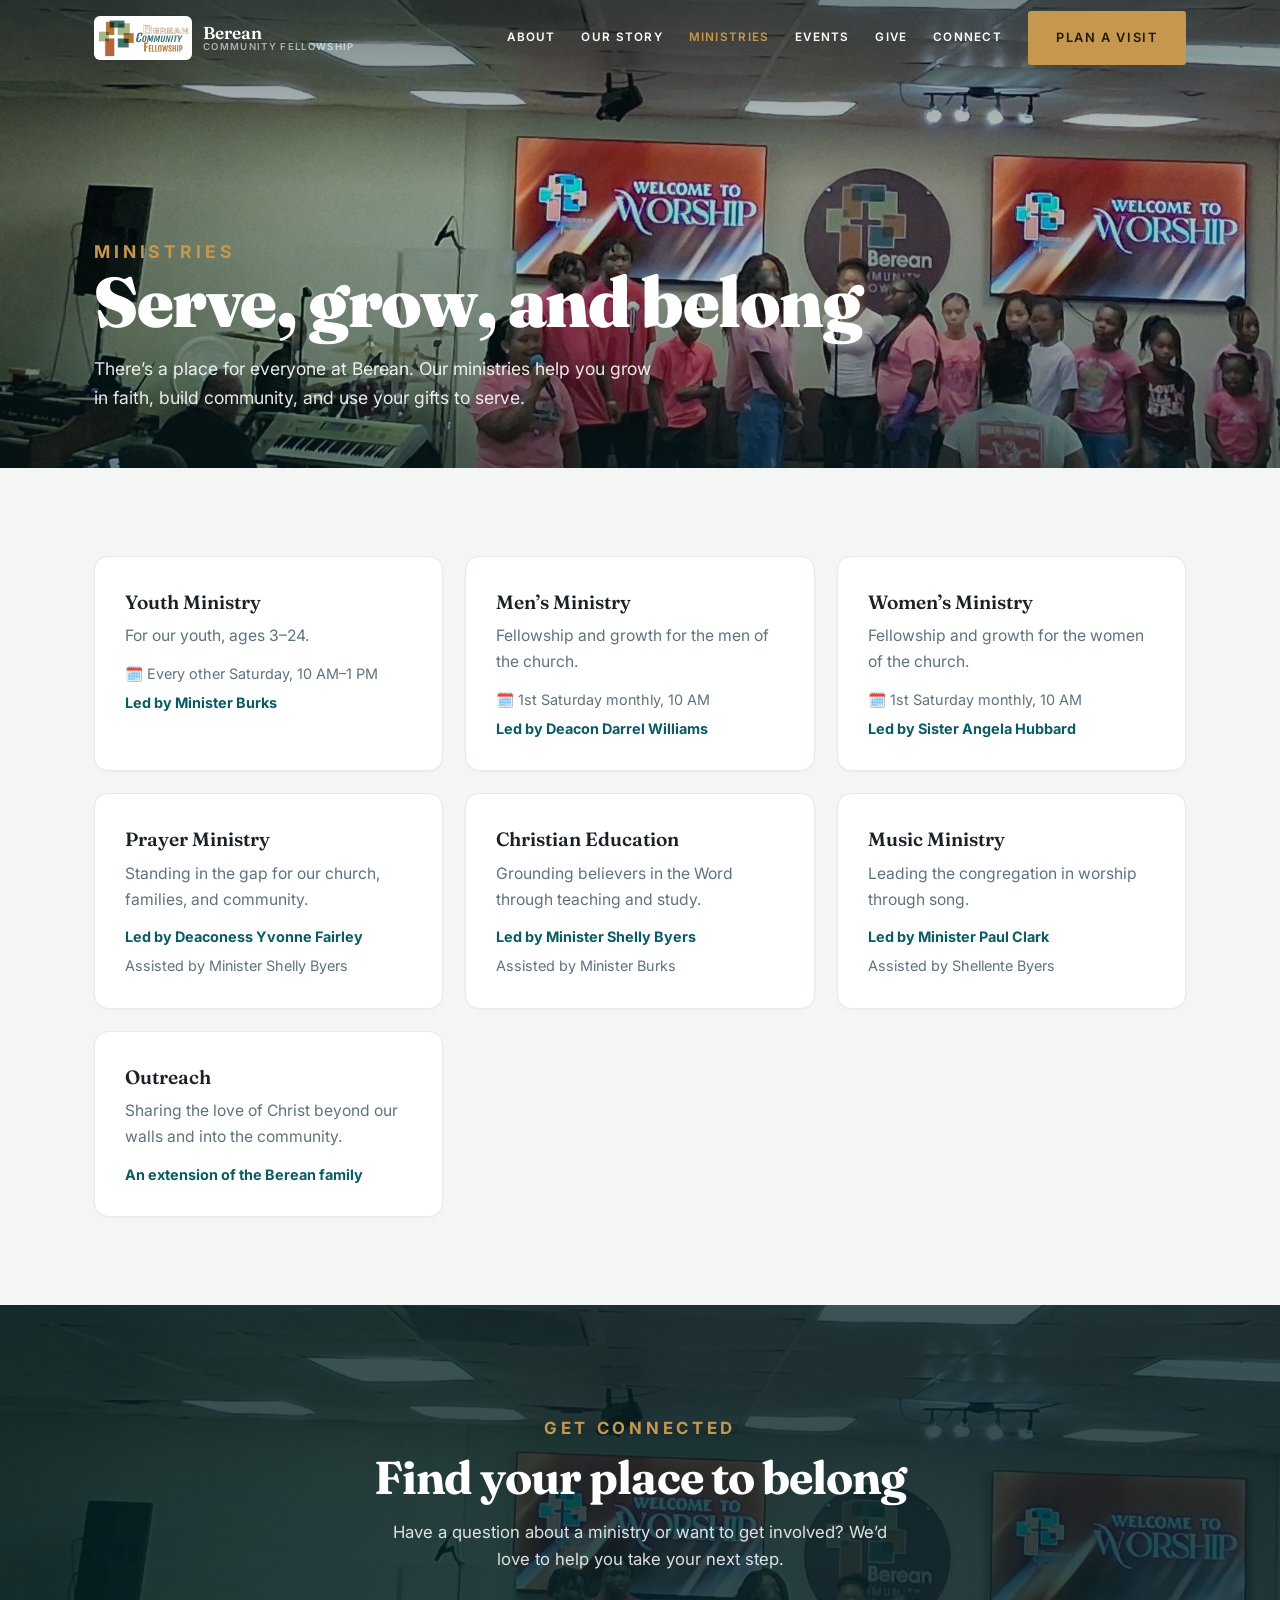
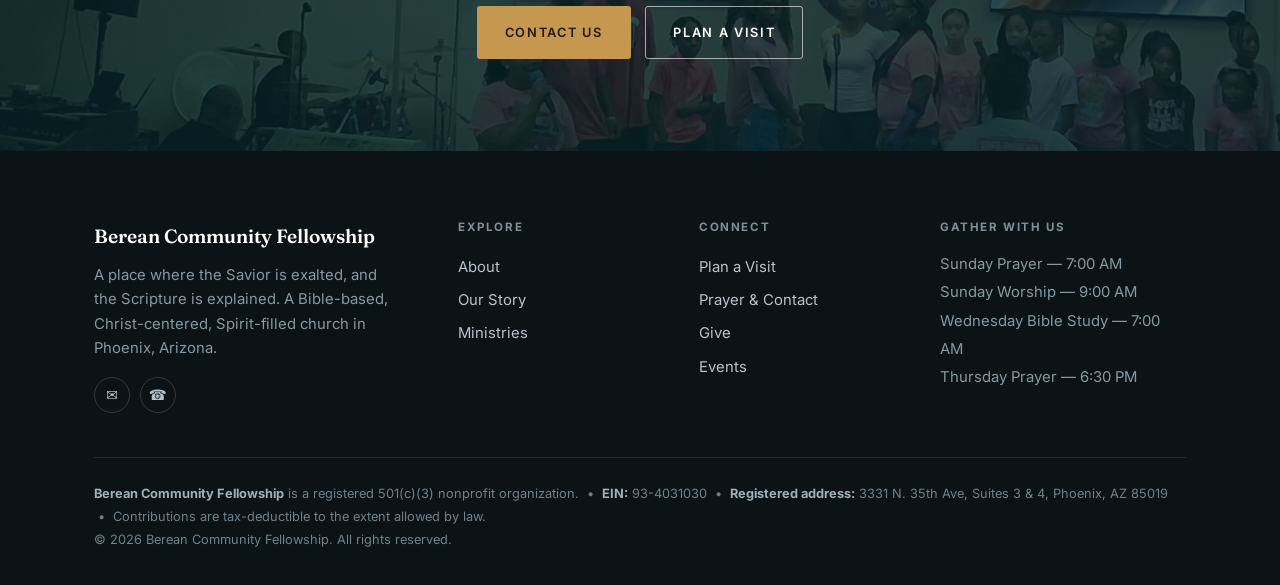
<file: ministries.html>
<!doctype html>
<html lang="en">
<head>
<meta charset="utf-8" />
<meta name="viewport" content="width=device-width, initial-scale=1" />
<title>Ministries · Berean Community Fellowship</title>
<meta name="description" content="Serve, grow, and belong. The ministries of Berean Community Fellowship — youth, men's, women's, prayer, Christian education, music, and outreach." />
<link rel="icon" href="assets/berean-logo.jpg" />
<link rel="apple-touch-icon" href="assets/berean-logo.jpg" />
<link rel="preconnect" href="https://fonts.googleapis.com" />
<link rel="preconnect" href="https://fonts.gstatic.com" crossorigin />
<link href="https://fonts.googleapis.com/css2?family=Fraunces:ital,opsz,wght@0,9..144,400;0,9..144,500;0,9..144,600;0,9..144,700;0,9..144,900;1,9..144,400;1,9..144,500&family=Inter:wght@400;500;600;700&display=swap" rel="stylesheet" />
<link rel="stylesheet" href="styles.css" />
</head>
<body>

<header class="nav top" id="hdr">
  <div class="wrap nav-inner">
    <a class="brand" href="index.html">
      <img src="assets/berean-logo.jpg" alt="Berean Community Fellowship logo" />
      <b>Berean<span>Community Fellowship</span></b>
    </a>
    <nav class="links" id="menu">
      <a class="navlink" href="about.html">About</a>
      <a class="navlink" href="story.html">Our Story</a>
      <a class="navlink" href="ministries.html" aria-current="page">Ministries</a>
      <a class="navlink" href="events.html">Events</a>
      <a class="navlink" href="give.html">Give</a>
      <a class="navlink" href="connect.html">Connect</a>
      <a class="btn btn-gold nav-cta" href="visit.html">Plan a Visit</a>
    </nav>
    <button class="burger" id="burger" aria-label="Menu"><span></span><span></span><span></span></button>
  </div>
</header>

<section class="pagehead">
  <div class="photo" style="background-image:url('assets/banner-ministries.jpg')"></div>
  <div class="scrim"></div>
  <div class="wrap">
    <p class="eyebrow">Ministries</p>
    <h1 class="display">Serve, grow, and belong</h1>
    <p>There&rsquo;s a place for everyone at Berean. Our ministries help you grow in faith, build community, and use your gifts to serve.</p>
  </div>
</section>

<section class="section">
  <div class="wrap">
    <div class="grid autogrid">
      <div class="card min"><b>Youth Ministry</b><p>For our youth, ages 3–24.</p><div class="mmeta"><span>🗓️ Every other Saturday, 10 AM–1 PM</span><span class="lead">Led by Minister Burks</span></div></div>
      <div class="card min"><b>Men&rsquo;s Ministry</b><p>Fellowship and growth for the men of the church.</p><div class="mmeta"><span>🗓️ 1st Saturday monthly, 10 AM</span><span class="lead">Led by Deacon Darrel Williams</span></div></div>
      <div class="card min"><b>Women&rsquo;s Ministry</b><p>Fellowship and growth for the women of the church.</p><div class="mmeta"><span>🗓️ 1st Saturday monthly, 10 AM</span><span class="lead">Led by Sister Angela Hubbard</span></div></div>
      <div class="card min"><b>Prayer Ministry</b><p>Standing in the gap for our church, families, and community.</p><div class="mmeta"><span class="lead">Led by Deaconess Yvonne Fairley</span><span>Assisted by Minister Shelly Byers</span></div></div>
      <div class="card min"><b>Christian Education</b><p>Grounding believers in the Word through teaching and study.</p><div class="mmeta"><span class="lead">Led by Minister Shelly Byers</span><span>Assisted by Minister Burks</span></div></div>
      <div class="card min"><b>Music Ministry</b><p>Leading the congregation in worship through song.</p><div class="mmeta"><span class="lead">Led by Minister Paul Clark</span><span>Assisted by Shellente Byers</span></div></div>
      <div class="card min"><b>Outreach</b><p>Sharing the love of Christ beyond our walls and into the community.</p><div class="mmeta"><span class="lead">An extension of the Berean family</span></div></div>
    </div>
  </div>
</section>

<section class="band" style="background-image:linear-gradient(rgba(6,34,38,.78),rgba(6,34,38,.84)),url('assets/band-worship.jpg');background-size:cover;background-position:center">
  <div class="wrap">
    <p class="eyebrow">Get Connected</p>
    <h2 class="display" style="font-weight:700">Find your place to belong</h2>
    <p>Have a question about a ministry or want to get involved? We&rsquo;d love to help you take your next step.</p>
    <div class="band-actions"><a class="btn btn-gold" href="connect.html">Contact Us</a><a class="btn btn-ghost" href="visit.html">Plan a Visit</a></div>
  </div>
</section>

<footer>
  <div class="wrap">
    <div class="ftop">
      <div class="fbrand">
        <b>Berean Community Fellowship</b>
        <p>A place where the Savior is exalted, and the Scripture is explained. A Bible-based, Christ-centered, Spirit-filled church in Phoenix, Arizona.</p>
        <div class="socials"><a href="mailto:bcfellowship2@gmail.com" title="Email">✉</a><a href="tel:+14802097939" title="Call">☎</a></div>
      </div>
      <div class="fcol"><h4>Explore</h4><a href="about.html">About</a><a href="story.html">Our Story</a><a href="ministries.html">Ministries</a></div>
      <div class="fcol"><h4>Connect</h4><a href="visit.html">Plan a Visit</a><a href="connect.html">Prayer &amp; Contact</a><a href="give.html">Give</a><a href="events.html">Events</a></div>
      <div class="fcol"><h4>Gather With Us</h4><p style="color:#8699a2;margin:0;line-height:1.9">Sunday Prayer — 7:00 AM<br/>Sunday Worship — 9:00 AM<br/>Wednesday Bible Study — 7:00 AM<br/>Thursday Prayer — 6:30 PM</p></div>
    </div>
    <div class="legal">
      <b>Berean Community Fellowship</b> is a registered 501(c)(3) nonprofit organization. &nbsp;•&nbsp;
      <b>EIN:</b> 93-4031030 &nbsp;•&nbsp;
      <b>Registered address:</b> 3331 N. 35th Ave, Suites 3 &amp; 4, Phoenix, AZ 85019 &nbsp;•&nbsp;
      Contributions are tax-deductible to the extent allowed by law.<br/>
      © <span id="yr"></span> Berean Community Fellowship. All rights reserved.
    </div>
  </div>
</footer>

<script src="main.js"></script>
</body>
</html>
</file>
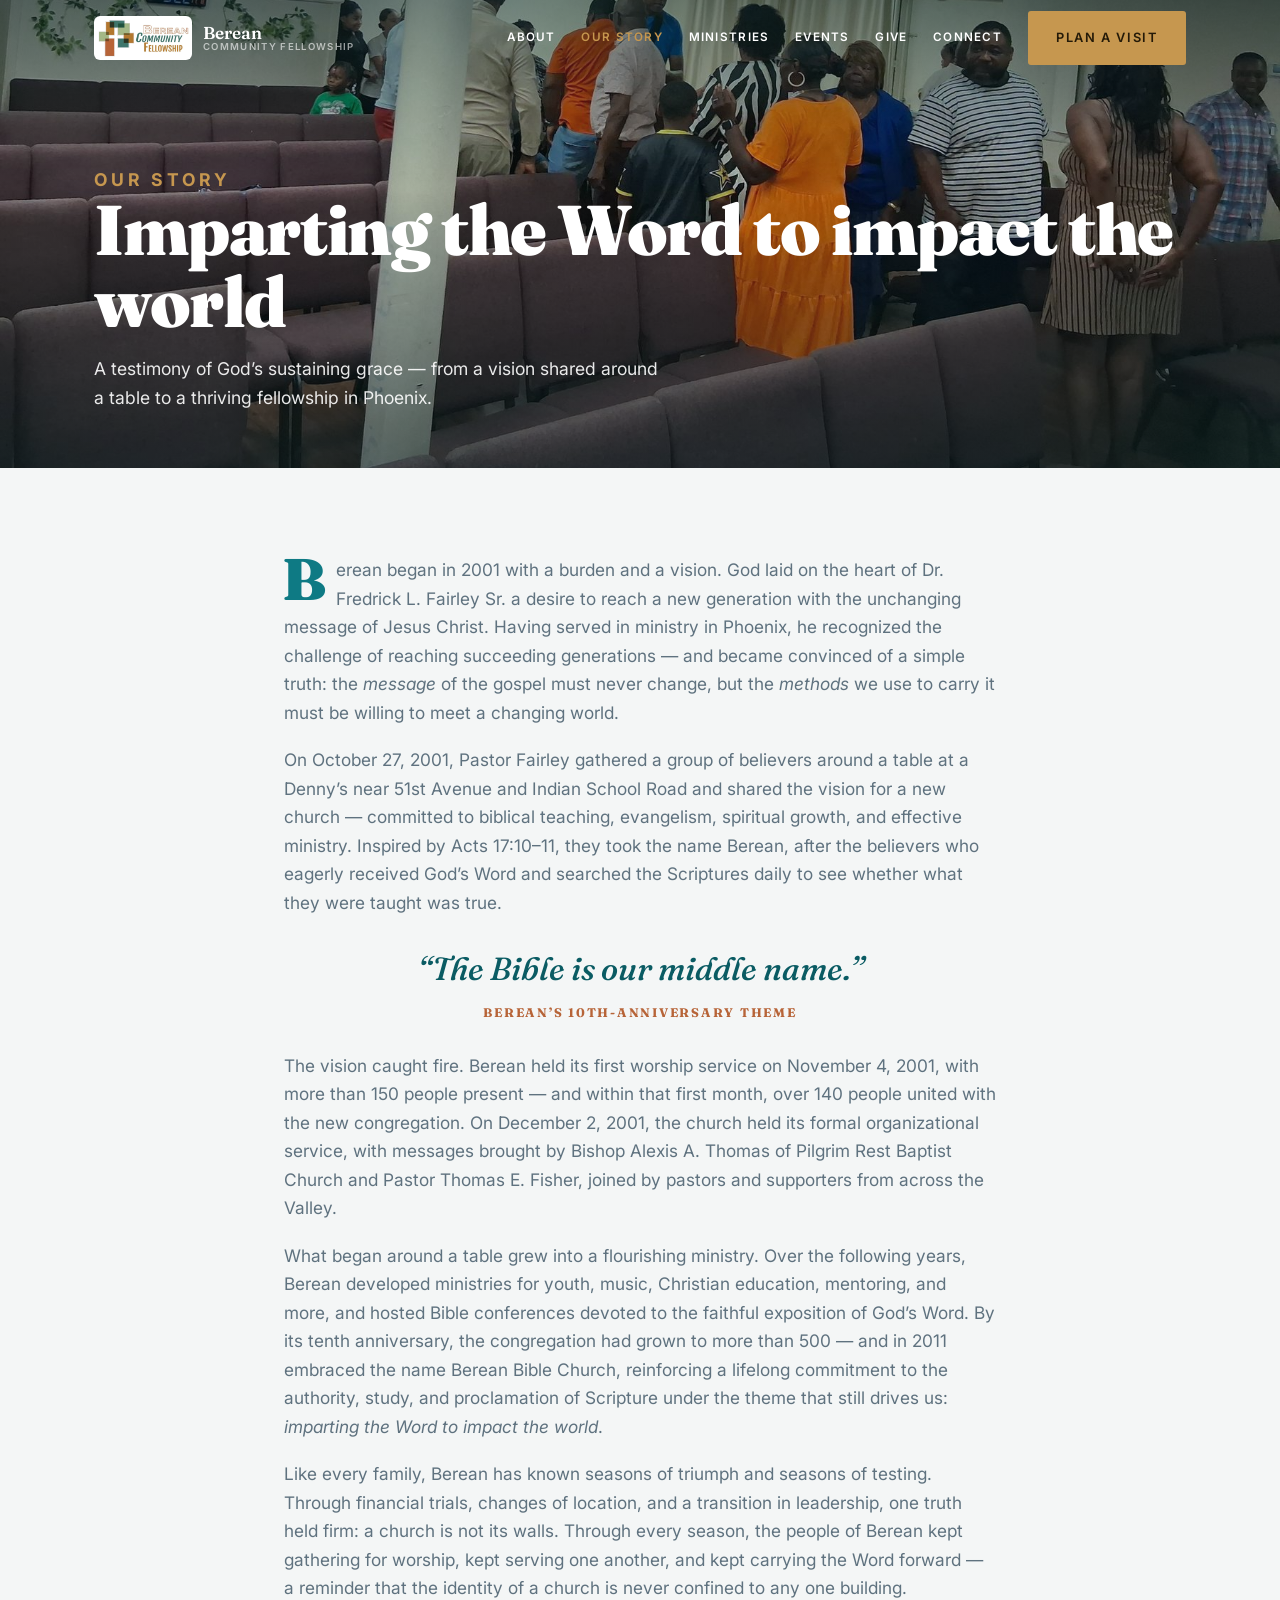
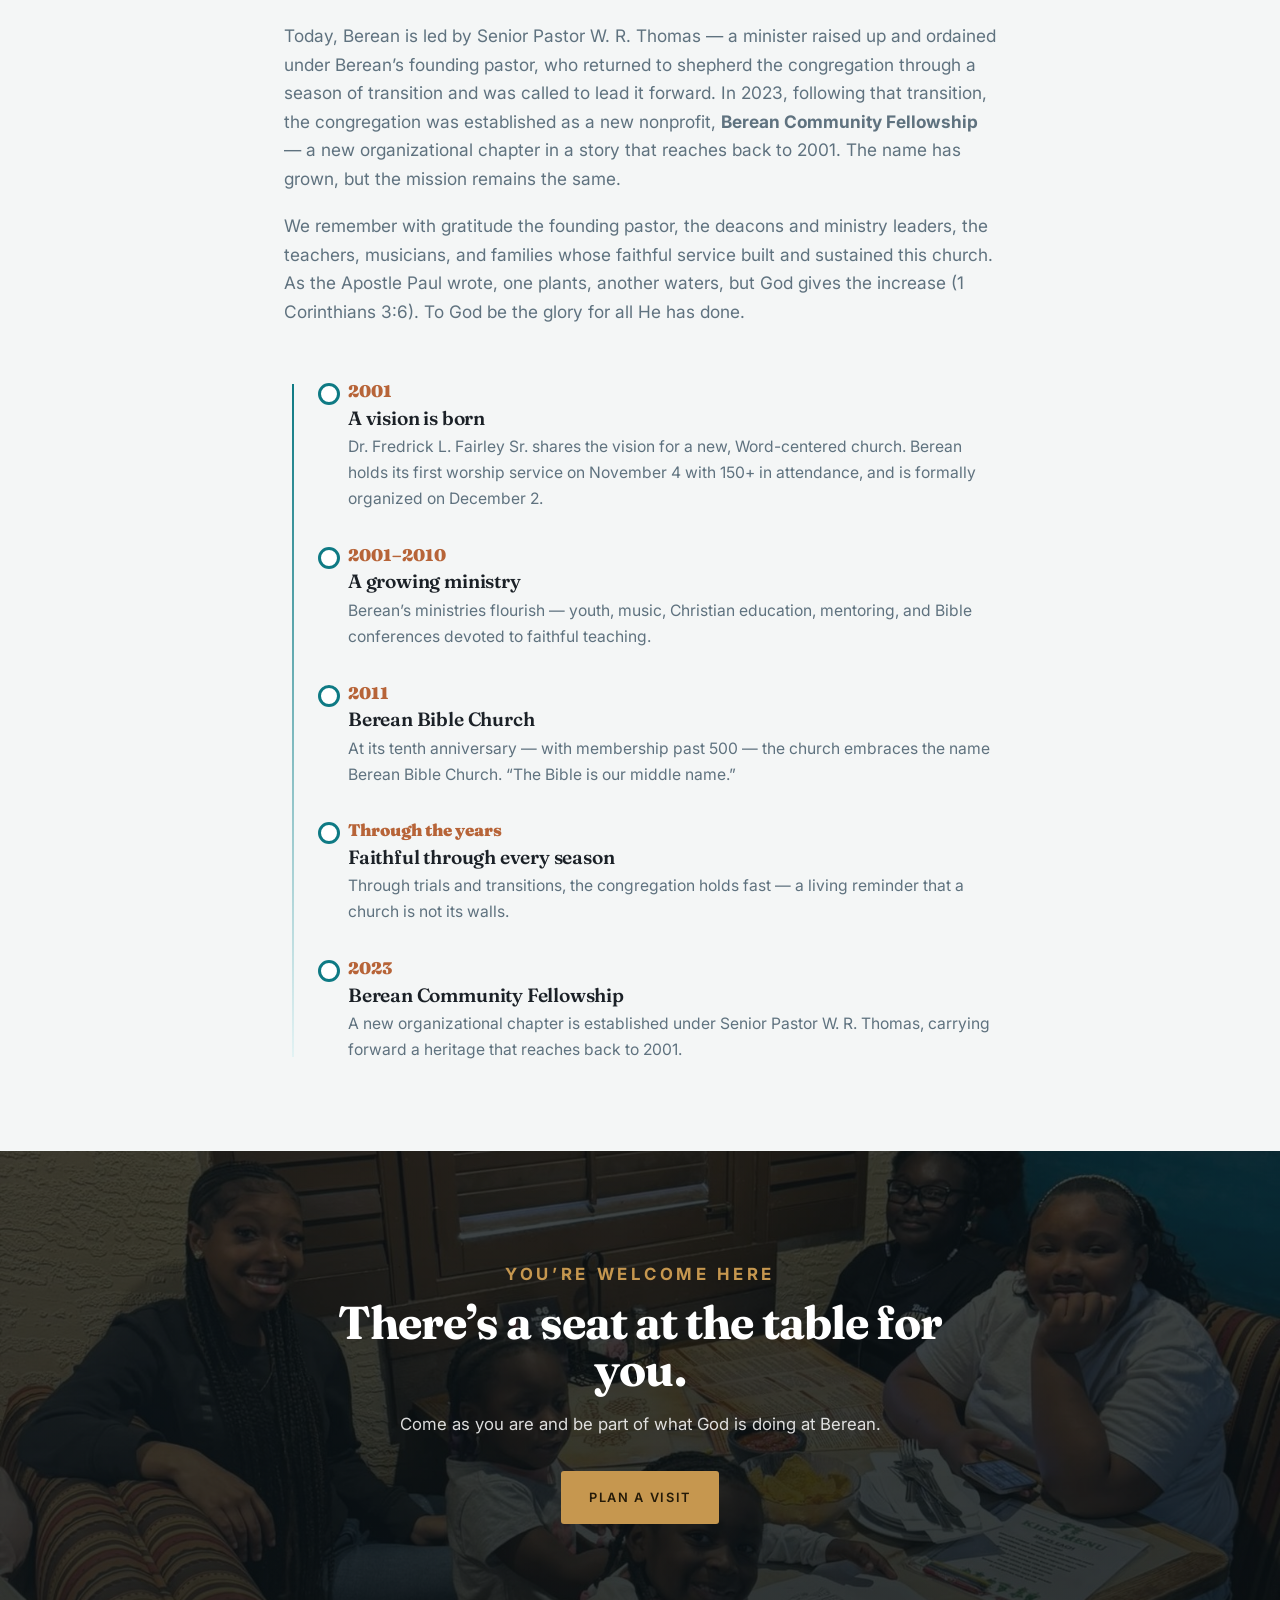
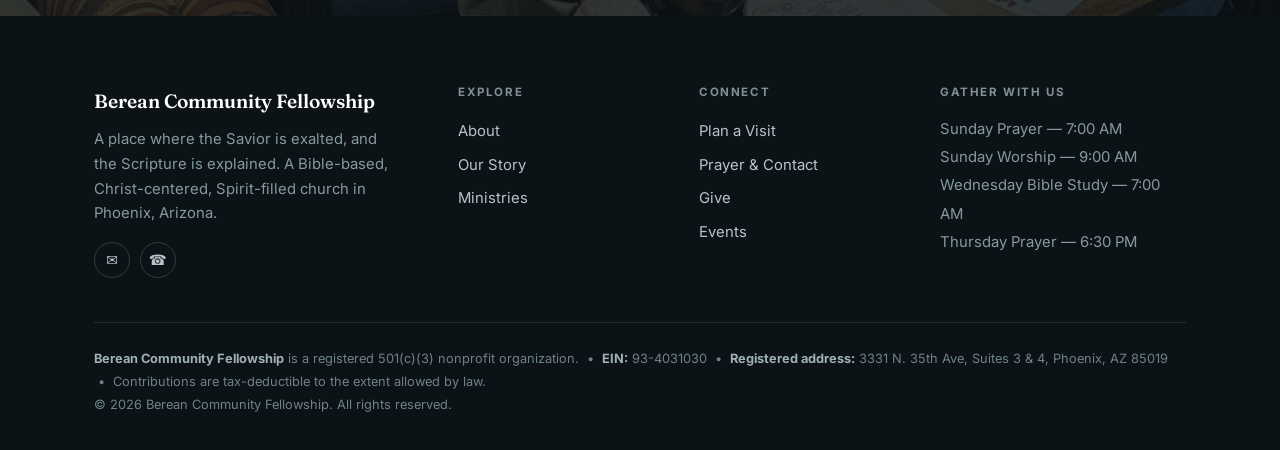
<file: story.html>
<!doctype html>
<html lang="en">
<head>
<meta charset="utf-8" />
<meta name="viewport" content="width=device-width, initial-scale=1" />
<title>Our Story · Berean Community Fellowship</title>
<meta name="description" content="From a vision shared around a restaurant table in 2001 to a thriving fellowship in Phoenix — the story of Berean Community Fellowship." />
<link rel="icon" href="assets/berean-logo.jpg" />
<link rel="apple-touch-icon" href="assets/berean-logo.jpg" />
<link rel="preconnect" href="https://fonts.googleapis.com" />
<link rel="preconnect" href="https://fonts.gstatic.com" crossorigin />
<link href="https://fonts.googleapis.com/css2?family=Fraunces:ital,opsz,wght@0,9..144,400;0,9..144,500;0,9..144,600;0,9..144,700;0,9..144,900;1,9..144,400;1,9..144,500&family=Inter:wght@400;500;600;700&display=swap" rel="stylesheet" />
<link rel="stylesheet" href="styles.css" />
</head>
<body>

<header class="nav top" id="hdr">
  <div class="wrap nav-inner">
    <a class="brand" href="index.html">
      <img src="assets/berean-logo.jpg" alt="Berean Community Fellowship logo" />
      <b>Berean<span>Community Fellowship</span></b>
    </a>
    <nav class="links" id="menu">
      <a class="navlink" href="about.html">About</a>
      <a class="navlink" href="story.html" aria-current="page">Our Story</a>
      <a class="navlink" href="ministries.html">Ministries</a>
      <a class="navlink" href="events.html">Events</a>
      <a class="navlink" href="give.html">Give</a>
      <a class="navlink" href="connect.html">Connect</a>
      <a class="btn btn-gold nav-cta" href="visit.html">Plan a Visit</a>
    </nav>
    <button class="burger" id="burger" aria-label="Menu"><span></span><span></span><span></span></button>
  </div>
</header>

<section class="pagehead">
  <div class="photo" style="background-image:url('assets/banner-story.jpg')"></div>
  <div class="scrim"></div>
  <div class="wrap">
    <p class="eyebrow">Our Story</p>
    <h1 class="display">Imparting the Word to impact the world</h1>
    <p>A testimony of God&rsquo;s sustaining grace — from a vision shared around a table to a thriving fellowship in Phoenix.</p>
  </div>
</section>

<section class="section">
  <div class="wrap story-wrap">
    <div class="prose">
      <p class="first">Berean began in 2001 with a burden and a vision. God laid on the heart of Dr. Fredrick L. Fairley Sr. a desire to reach a new generation with the unchanging message of Jesus Christ. Having served in ministry in Phoenix, he recognized the challenge of reaching succeeding generations — and became convinced of a simple truth: the <em>message</em> of the gospel must never change, but the <em>methods</em> we use to carry it must be willing to meet a changing world.</p>
      <p>On October 27, 2001, Pastor Fairley gathered a group of believers around a table at a Denny&rsquo;s near 51st Avenue and Indian School Road and shared the vision for a new church — committed to biblical teaching, evangelism, spiritual growth, and effective ministry. Inspired by Acts 17:10–11, they took the name Berean, after the believers who eagerly received God&rsquo;s Word and searched the Scriptures daily to see whether what they were taught was true.</p>
    </div>

    <p class="pullquote">&ldquo;The Bible is our middle name.&rdquo;<cite>Berean&rsquo;s 10th-anniversary theme</cite></p>

    <div class="prose">
      <p>The vision caught fire. Berean held its first worship service on November 4, 2001, with more than 150 people present — and within that first month, over 140 people united with the new congregation. On December 2, 2001, the church held its formal organizational service, with messages brought by Bishop Alexis A. Thomas of Pilgrim Rest Baptist Church and Pastor Thomas E. Fisher, joined by pastors and supporters from across the Valley.</p>
      <p>What began around a table grew into a flourishing ministry. Over the following years, Berean developed ministries for youth, music, Christian education, mentoring, and more, and hosted Bible conferences devoted to the faithful exposition of God&rsquo;s Word. By its tenth anniversary, the congregation had grown to more than 500 — and in 2011 embraced the name Berean Bible Church, reinforcing a lifelong commitment to the authority, study, and proclamation of Scripture under the theme that still drives us: <em>imparting the Word to impact the world</em>.</p>
      <p>Like every family, Berean has known seasons of triumph and seasons of testing. Through financial trials, changes of location, and a transition in leadership, one truth held firm: a church is not its walls. Through every season, the people of Berean kept gathering for worship, kept serving one another, and kept carrying the Word forward — a reminder that the identity of a church is never confined to any one building.</p>
      <p>Today, Berean is led by Senior Pastor W. R. Thomas — a minister raised up and ordained under Berean&rsquo;s founding pastor, who returned to shepherd the congregation through a season of transition and was called to lead it forward. In 2023, following that transition, the congregation was established as a new nonprofit, <strong>Berean Community Fellowship</strong> — a new organizational chapter in a story that reaches back to 2001. The name has grown, but the mission remains the same.</p>
      <p>We remember with gratitude the founding pastor, the deacons and ministry leaders, the teachers, musicians, and families whose faithful service built and sustained this church. As the Apostle Paul wrote, one plants, another waters, but God gives the increase (1 Corinthians 3:6). To God be the glory for all He has done.</p>
    </div>

    <div class="timeline">
      <div class="tl"><div class="yr">2001</div><h4>A vision is born</h4><p>Dr. Fredrick L. Fairley Sr. shares the vision for a new, Word-centered church. Berean holds its first worship service on November 4 with 150+ in attendance, and is formally organized on December 2.</p></div>
      <div class="tl"><div class="yr">2001–2010</div><h4>A growing ministry</h4><p>Berean&rsquo;s ministries flourish — youth, music, Christian education, mentoring, and Bible conferences devoted to faithful teaching.</p></div>
      <div class="tl"><div class="yr">2011</div><h4>Berean Bible Church</h4><p>At its tenth anniversary — with membership past 500 — the church embraces the name Berean Bible Church. &ldquo;The Bible is our middle name.&rdquo;</p></div>
      <div class="tl"><div class="yr">Through the years</div><h4>Faithful through every season</h4><p>Through trials and transitions, the congregation holds fast — a living reminder that a church is not its walls.</p></div>
      <div class="tl"><div class="yr">2023</div><h4>Berean Community Fellowship</h4><p>A new organizational chapter is established under Senior Pastor W. R. Thomas, carrying forward a heritage that reaches back to 2001.</p></div>
    </div>
  </div>
</section>

<section class="band alt" style="background-image:linear-gradient(rgba(10,17,20,.78),rgba(10,17,20,.84)),url('assets/banner-connect.jpg');background-size:cover;background-position:center">
  <div class="wrap">
    <p class="eyebrow">You&rsquo;re Welcome Here</p>
    <h2 class="display" style="font-weight:700">There&rsquo;s a seat at the table for you.</h2>
    <p>Come as you are and be part of what God is doing at Berean.</p>
    <div class="band-actions"><a class="btn btn-gold" href="visit.html">Plan a Visit</a></div>
  </div>
</section>

<footer>
  <div class="wrap">
    <div class="ftop">
      <div class="fbrand">
        <b>Berean Community Fellowship</b>
        <p>A place where the Savior is exalted, and the Scripture is explained. A Bible-based, Christ-centered, Spirit-filled church in Phoenix, Arizona.</p>
        <div class="socials"><a href="mailto:bcfellowship2@gmail.com" title="Email">✉</a><a href="tel:+14802097939" title="Call">☎</a></div>
      </div>
      <div class="fcol"><h4>Explore</h4><a href="about.html">About</a><a href="story.html">Our Story</a><a href="ministries.html">Ministries</a></div>
      <div class="fcol"><h4>Connect</h4><a href="visit.html">Plan a Visit</a><a href="connect.html">Prayer &amp; Contact</a><a href="give.html">Give</a><a href="events.html">Events</a></div>
      <div class="fcol"><h4>Gather With Us</h4><p style="color:#8699a2;margin:0;line-height:1.9">Sunday Prayer — 7:00 AM<br/>Sunday Worship — 9:00 AM<br/>Wednesday Bible Study — 7:00 AM<br/>Thursday Prayer — 6:30 PM</p></div>
    </div>
    <div class="legal">
      <b>Berean Community Fellowship</b> is a registered 501(c)(3) nonprofit organization. &nbsp;•&nbsp;
      <b>EIN:</b> 93-4031030 &nbsp;•&nbsp;
      <b>Registered address:</b> 3331 N. 35th Ave, Suites 3 &amp; 4, Phoenix, AZ 85019 &nbsp;•&nbsp;
      Contributions are tax-deductible to the extent allowed by law.<br/>
      © <span id="yr"></span> Berean Community Fellowship. All rights reserved.
    </div>
  </div>
</footer>

<script src="main.js"></script>
</body>
</html>
</file>
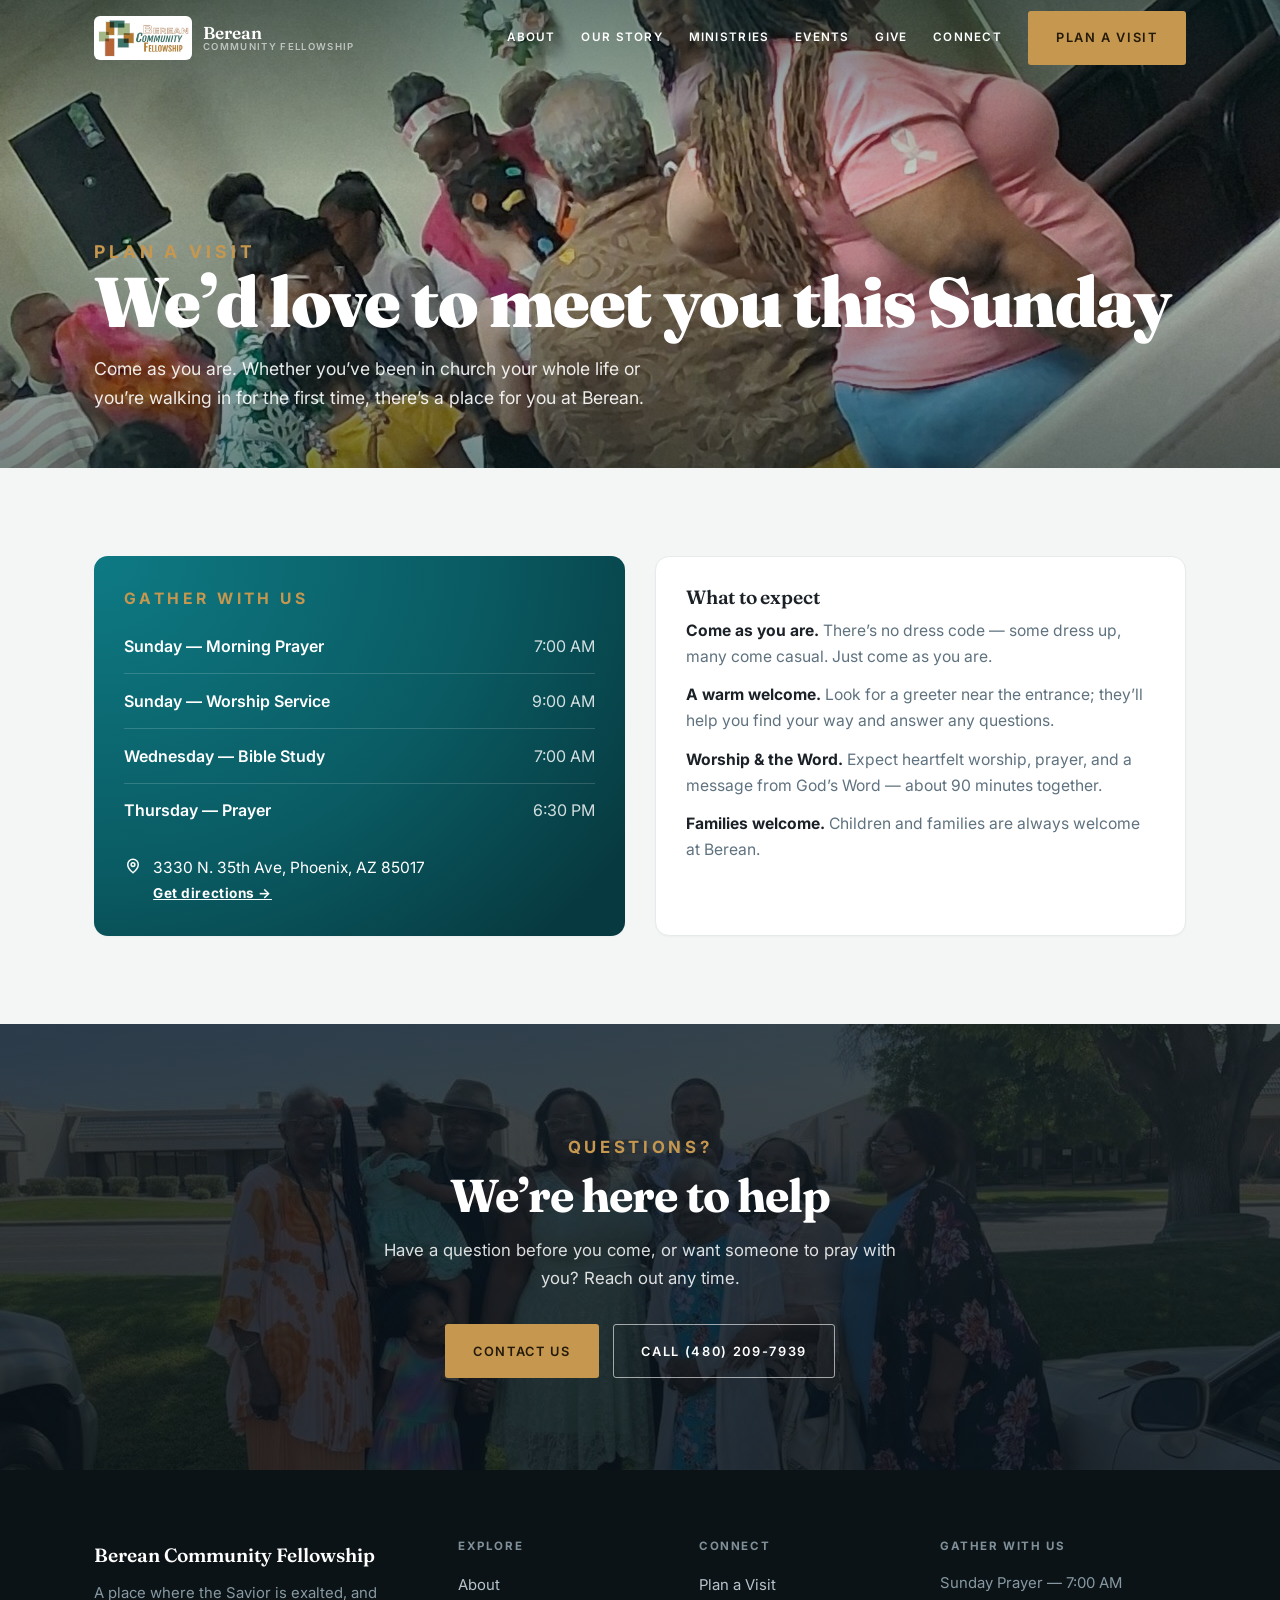
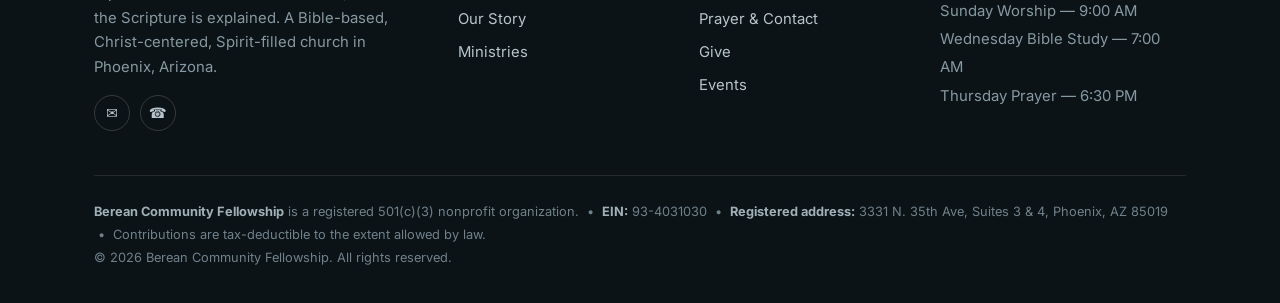
<file: visit.html>
<!doctype html>
<html lang="en">
<head>
<meta charset="utf-8" />
<meta name="viewport" content="width=device-width, initial-scale=1" />
<title>Plan a Visit · Berean Community Fellowship</title>
<meta name="description" content="We'd love to meet you this Sunday at 9:00 AM. What to expect, our weekly gatherings, and how to find us — 3330 N. 35th Ave, Phoenix, AZ 85017." />
<link rel="icon" href="assets/berean-logo.jpg" />
<link rel="apple-touch-icon" href="assets/berean-logo.jpg" />
<link rel="preconnect" href="https://fonts.googleapis.com" />
<link rel="preconnect" href="https://fonts.gstatic.com" crossorigin />
<link href="https://fonts.googleapis.com/css2?family=Fraunces:ital,opsz,wght@0,9..144,400;0,9..144,500;0,9..144,600;0,9..144,700;0,9..144,900;1,9..144,400;1,9..144,500&family=Inter:wght@400;500;600;700&display=swap" rel="stylesheet" />
<link rel="stylesheet" href="styles.css" />
</head>
<body>

<header class="nav top" id="hdr">
  <div class="wrap nav-inner">
    <a class="brand" href="index.html">
      <img src="assets/berean-logo.jpg" alt="Berean Community Fellowship logo" />
      <b>Berean<span>Community Fellowship</span></b>
    </a>
    <nav class="links" id="menu">
      <a class="navlink" href="about.html">About</a>
      <a class="navlink" href="story.html">Our Story</a>
      <a class="navlink" href="ministries.html">Ministries</a>
      <a class="navlink" href="events.html">Events</a>
      <a class="navlink" href="give.html">Give</a>
      <a class="navlink" href="connect.html">Connect</a>
      <a class="btn btn-gold nav-cta" href="visit.html" aria-current="page">Plan a Visit</a>
    </nav>
    <button class="burger" id="burger" aria-label="Menu"><span></span><span></span><span></span></button>
  </div>
</header>

<section class="pagehead">
  <div class="photo" style="background-image:url('assets/banner-visit.jpg')"></div>
  <div class="scrim"></div>
  <div class="wrap">
    <p class="eyebrow">Plan a Visit</p>
    <h1 class="display">We&rsquo;d love to meet you this Sunday</h1>
    <p>Come as you are. Whether you&rsquo;ve been in church your whole life or you&rsquo;re walking in for the first time, there&rsquo;s a place for you at Berean.</p>
  </div>
</section>

<section class="section">
  <div class="wrap">
    <div class="visit-grid">
      <div class="card brandcard">
        <p class="eyebrow">Gather With Us</p>
        <div class="sched">
          <div class="row"><span class="d">Sunday — Morning Prayer</span><span class="t">7:00 AM</span></div>
          <div class="row"><span class="d">Sunday — Worship Service</span><span class="t">9:00 AM</span></div>
          <div class="row"><span class="d">Wednesday — Bible Study</span><span class="t">7:00 AM</span></div>
          <div class="row"><span class="d">Thursday — Prayer</span><span class="t">6:30 PM</span></div>
        </div>
        <div class="infoline">
          <svg width="18" height="18" viewBox="0 0 24 24" fill="none" stroke="#fff" stroke-width="2" style="flex:0 0 auto;margin-top:2px"><path d="M12 21s-7-5.5-7-11a7 7 0 1 1 14 0c0 5.5-7 11-7 11z"/><circle cx="12" cy="10" r="2.5"/></svg>
          <div>3330 N. 35th Ave, Phoenix, AZ 85017<br/>
            <a href="https://maps.google.com/?q=3330+N+35th+Ave+Phoenix+AZ+85017" target="_blank" rel="noopener" style="color:#fff;font-weight:700;text-decoration:underline;font-size:.85rem;letter-spacing:.04em">Get directions →</a>
          </div>
        </div>
      </div>
      <div class="card">
        <h3>What to expect</h3>
        <p style="margin-top:.6rem"><b style="color:var(--fg)">Come as you are.</b> There&rsquo;s no dress code — some dress up, many come casual. Just come as you are.</p>
        <p style="margin-top:.8rem"><b style="color:var(--fg)">A warm welcome.</b> Look for a greeter near the entrance; they&rsquo;ll help you find your way and answer any questions.</p>
        <p style="margin-top:.8rem"><b style="color:var(--fg)">Worship &amp; the Word.</b> Expect heartfelt worship, prayer, and a message from God&rsquo;s Word — about 90 minutes together.</p>
        <p style="margin-top:.8rem"><b style="color:var(--fg)">Families welcome.</b> Children and families are always welcome at Berean.</p>
      </div>
    </div>
  </div>
</section>

<section class="band alt" style="background-image:linear-gradient(rgba(10,17,20,.76),rgba(10,17,20,.84)),url('assets/banner-about.jpg');background-size:cover;background-position:center">
  <div class="wrap">
    <p class="eyebrow">Questions?</p>
    <h2 class="display" style="font-weight:700">We&rsquo;re here to help</h2>
    <p>Have a question before you come, or want someone to pray with you? Reach out any time.</p>
    <div class="band-actions"><a class="btn btn-gold" href="connect.html">Contact Us</a><a class="btn btn-ghost" href="tel:+14802097939">Call (480) 209-7939</a></div>
  </div>
</section>

<footer>
  <div class="wrap">
    <div class="ftop">
      <div class="fbrand">
        <b>Berean Community Fellowship</b>
        <p>A place where the Savior is exalted, and the Scripture is explained. A Bible-based, Christ-centered, Spirit-filled church in Phoenix, Arizona.</p>
        <div class="socials"><a href="mailto:bcfellowship2@gmail.com" title="Email">✉</a><a href="tel:+14802097939" title="Call">☎</a></div>
      </div>
      <div class="fcol"><h4>Explore</h4><a href="about.html">About</a><a href="story.html">Our Story</a><a href="ministries.html">Ministries</a></div>
      <div class="fcol"><h4>Connect</h4><a href="visit.html">Plan a Visit</a><a href="connect.html">Prayer &amp; Contact</a><a href="give.html">Give</a><a href="events.html">Events</a></div>
      <div class="fcol"><h4>Gather With Us</h4><p style="color:#8699a2;margin:0;line-height:1.9">Sunday Prayer — 7:00 AM<br/>Sunday Worship — 9:00 AM<br/>Wednesday Bible Study — 7:00 AM<br/>Thursday Prayer — 6:30 PM</p></div>
    </div>
    <div class="legal">
      <b>Berean Community Fellowship</b> is a registered 501(c)(3) nonprofit organization. &nbsp;•&nbsp;
      <b>EIN:</b> 93-4031030 &nbsp;•&nbsp;
      <b>Registered address:</b> 3331 N. 35th Ave, Suites 3 &amp; 4, Phoenix, AZ 85019 &nbsp;•&nbsp;
      Contributions are tax-deductible to the extent allowed by law.<br/>
      © <span id="yr"></span> Berean Community Fellowship. All rights reserved.
    </div>
  </div>
</footer>

<script src="main.js"></script>
</body>
</html>
</file>
<file: styles.css>
:root{
  --bg:#f4f6f6; --surface:#ffffff; --fg:#1b2127; --muted:#5f727f; --border:#e6eaea; --border-soft:#eef1f1;
  --brand:#0e7a84; --brand-strong:#0a5b63; --brand-deep:#073a40; --brand-bright:#1eb2bb; --brand-soft:#e2f2f3;
  --accent:#b76438; --accent-soft:#f7ece4; --gold:#c6974f;
  --serif:'Fraunces',Georgia,'Times New Roman',serif;
  --sans:'Inter',system-ui,-apple-system,Segoe UI,Roboto,Helvetica,Arial,sans-serif;
  --maxw:1140px;
}
*{box-sizing:border-box}
html{scroll-behavior:smooth}
body{margin:0;font-family:var(--sans);color:var(--fg);background:var(--bg);line-height:1.65;-webkit-font-smoothing:antialiased}
img{max-width:100%;display:block}
a{color:inherit}
h1,h2,h3,h4{font-family:var(--serif);font-weight:600;line-height:1.1;margin:0;letter-spacing:-.01em}
.wrap{max-width:var(--maxw);margin:0 auto;padding:0 24px}
.section{padding:88px 0}
.eyebrow{font-size:.72rem;font-weight:700;letter-spacing:.22em;text-transform:uppercase;color:var(--accent)}
.display{font-family:var(--serif);font-weight:900;letter-spacing:-.02em;line-height:1.02}

.btn{display:inline-flex;align-items:center;gap:.55rem;border-radius:3px;padding:.95rem 1.7rem;font-weight:600;font-size:.8rem;letter-spacing:.13em;text-transform:uppercase;text-decoration:none;border:1px solid transparent;transition:.18s;cursor:pointer}
.btn-primary{background:var(--brand);color:#fff}
.btn-primary:hover{background:var(--brand-strong)}
.btn-gold{background:var(--gold);color:#241a08}
.btn-gold:hover{filter:brightness(1.07)}
.btn-ghost{background:transparent;color:#fff;border-color:rgba(255,255,255,.6)}
.btn-ghost:hover{background:rgba(255,255,255,.14)}
.btn-outline{background:transparent;color:var(--fg);border-color:var(--border)}
.btn-outline:hover{border-color:var(--brand);color:var(--brand)}

/* Header */
header.nav{position:fixed;top:0;left:0;right:0;z-index:60;transition:.25s}
header.nav.top{background:transparent}
header.nav.scrolled{background:rgba(255,255,255,.96);backdrop-filter:blur(12px);border-bottom:1px solid var(--border)}
.nav-inner{display:flex;align-items:center;justify-content:space-between;height:76px}
.brand{display:flex;align-items:center;gap:.7rem;text-decoration:none}
.brand img{height:44px;width:auto;border-radius:6px;background:#fff;padding:3px}
.brand b{font-family:var(--serif);font-size:1.08rem;font-weight:600;line-height:1.05;transition:.25s}
.brand span{display:block;font-size:.6rem;letter-spacing:.14em;text-transform:uppercase;font-family:var(--sans);font-weight:600;opacity:.75}
nav.links{display:flex;align-items:center;gap:1.6rem}
nav.links a.navlink{text-decoration:none;font-weight:600;font-size:.73rem;letter-spacing:.11em;text-transform:uppercase;transition:.15s;position:relative}
nav.links a.navlink:hover{color:var(--brand)}
nav.links a.navlink[aria-current="page"]{color:var(--brand)}
header.top .brand b, header.top nav.links a.navlink{color:#fff}
header.top .brand span{color:rgba(255,255,255,.8)}
header.top nav.links a.navlink[aria-current="page"]{color:var(--gold)}
header.scrolled .brand b{color:var(--fg)}
header.scrolled nav.links a.navlink{color:var(--fg)}
header.scrolled .brand span{color:var(--muted)}
header.scrolled nav.links a.navlink[aria-current="page"]{color:var(--brand)}
.burger{display:none;background:none;border:0;cursor:pointer;padding:9px;z-index:70}
.burger span{display:block;width:24px;height:2px;margin:5px 0;border-radius:2px;background:#fff;transition:.25s}
header.scrolled .burger span{background:var(--fg)}

/* Hero (home) */
.hero{position:relative;min-height:100svh;display:flex;align-items:center;color:#fff;overflow:hidden}
.hero-bg{position:absolute;inset:0;z-index:0;background:radial-gradient(90% 70% at 78% 12%, rgba(30,178,187,.55) 0%, rgba(30,178,187,0) 55%),radial-gradient(80% 80% at 10% 90%, rgba(10,91,99,.9) 0%, rgba(10,91,99,0) 60%),linear-gradient(150deg,#0e7a84 0%,#0a5b63 48%,#073a40 100%)}
.hero-photo{position:absolute;inset:0;z-index:0;background-size:cover;background-position:center}
.hero-scrim{position:absolute;inset:0;z-index:1;background:linear-gradient(180deg, rgba(5,30,33,.6) 0%, rgba(5,30,33,0) 20%, rgba(5,30,33,0) 70%, rgba(5,30,33,.35) 100%),linear-gradient(90deg, rgba(5,30,33,.82) 0%, rgba(5,30,33,.5) 50%, rgba(5,30,33,.28) 100%)}
.hero .wrap{position:relative;z-index:2;padding-top:120px;padding-bottom:70px;width:100%}
.hero h1{font-size:clamp(2.9rem,7.5vw,6rem);font-weight:900;letter-spacing:-.025em;max-width:16ch}
.hero .lede{max-width:46ch;margin:1.6rem 0 0;font-size:clamp(1rem,1.4vw,1.18rem);color:rgba(255,255,255,.9)}
.hero .svc{margin-top:1.7rem;font-size:1rem;color:rgba(255,255,255,.92)}
.hero .svc b{font-weight:700;color:#fff}
.hero-actions{margin-top:2.3rem;display:flex;gap:.9rem;flex-wrap:wrap}
.scrolldown{position:absolute;left:50%;bottom:26px;transform:translateX(-50%);z-index:2;color:rgba(255,255,255,.7);font-size:.62rem;letter-spacing:.3em;text-transform:uppercase;text-align:center}
.scrolldown .bar{width:1px;height:44px;margin:10px auto 0;background:linear-gradient(rgba(255,255,255,.7),rgba(255,255,255,0))}

/* Inner page banner */
.pagehead{position:relative;min-height:52vh;display:flex;align-items:flex-end;color:#fff;overflow:hidden}
.pagehead .photo{position:absolute;inset:0;z-index:0;background-size:cover;background-position:center}
.pagehead .scrim{position:absolute;inset:0;z-index:1;background:linear-gradient(180deg, rgba(5,30,33,.55) 0%, rgba(5,30,33,.2) 40%, rgba(5,30,33,.55) 100%)}
.pagehead .wrap{position:relative;z-index:2;padding:0 24px 56px;width:100%}
.pagehead h1{font-size:clamp(2.4rem,6vw,4.4rem);font-weight:900;letter-spacing:-.02em}
.pagehead p{max-width:52ch;margin:1rem 0 0;color:rgba(255,255,255,.9);font-size:1.1rem}
.pagehead .eyebrow{color:var(--gold)}

/* Section heads */
.center-head{text-align:center;max-width:720px;margin:0 auto 52px}
.center-head h2{font-size:clamp(1.9rem,4vw,2.9rem);margin-top:.7rem;font-weight:700}
.center-head p{color:var(--muted);margin-top:1rem;font-size:1.08rem}
.lead-in{color:var(--muted);font-size:1.08rem}

/* Grids / cards */
.grid{display:grid;gap:22px}
.autogrid{grid-template-columns:repeat(auto-fit,minmax(260px,1fr))}
.cols3{grid-template-columns:repeat(3,1fr)}
.card{background:var(--surface);border:1px solid var(--border);border-radius:14px;padding:30px;box-shadow:0 1px 2px rgba(0,0,0,.03)}
.card h3{font-size:1.2rem;margin-bottom:.4rem;font-weight:600}
.card p{color:var(--muted);margin:0;font-size:.98rem}
.ico{width:48px;height:48px;border-radius:11px;display:flex;align-items:center;justify-content:center;background:var(--brand-soft);color:var(--brand);font-size:1.3rem;margin-bottom:16px}
.soft{background:#eef2f2}

/* Values */
.values{grid-template-columns:repeat(5,1fr);gap:14px}
.value{text-align:center;padding:10px 6px}
.value .vnum{font-family:var(--serif);font-size:2.4rem;font-weight:900;color:var(--brand);line-height:1;opacity:.9}
.value b{display:block;font-family:var(--serif);font-size:1.15rem;margin-top:.5rem;font-weight:600}
.value small{color:var(--muted);font-size:.86rem;display:block;margin-top:.2rem}

/* Feature cards (home) */
.feature{position:relative;display:flex;flex-direction:column;justify-content:flex-end;min-height:300px;border-radius:14px;overflow:hidden;color:#fff;text-decoration:none;padding:26px}
.feature .fphoto{position:absolute;inset:0;z-index:0;background-size:cover;background-position:center;transition:.4s}
.feature:hover .fphoto{transform:scale(1.05)}
.feature .fscrim{position:absolute;inset:0;z-index:1;background:linear-gradient(0deg, rgba(5,30,33,.85) 0%, rgba(5,30,33,.25) 70%, rgba(5,30,33,.15) 100%)}
.feature .fbody{position:relative;z-index:2}
.feature h3{font-size:1.5rem;font-weight:700}
.feature p{color:rgba(255,255,255,.85);font-size:.95rem;margin:.4rem 0 0}
.feature .arrow{margin-top:1rem;font-size:.75rem;letter-spacing:.14em;text-transform:uppercase;font-weight:700;color:var(--gold)}

/* Bands */
.band{position:relative;color:#fff;text-align:center;overflow:hidden;background:radial-gradient(100% 120% at 50% 0%, #0e7a84 0%, #0a5b63 55%, #073a40 100%)}
.band .wrap{position:relative;z-index:2;padding:92px 24px}
.band.alt{background:radial-gradient(100% 120% at 50% 0%, #1a2228 0%, #10171c 60%, #0b1114 100%)}
.band .eyebrow{color:var(--gold)}
.band h2{font-size:clamp(1.8rem,3.6vw,2.9rem);font-weight:700;max-width:20ch;margin:.7rem auto 0}
.band .quote{font-family:var(--serif);font-style:italic;font-weight:400;font-size:clamp(1.5rem,3.4vw,2.6rem);line-height:1.3;max-width:20ch;margin:.5rem auto 0}
.band p{color:rgba(255,255,255,.85);max-width:48ch;margin:1.1rem auto 0;font-size:1.05rem}
.band .band-actions{margin-top:2rem;display:flex;gap:.9rem;justify-content:center;flex-wrap:wrap}

/* Story */
.story-wrap{max-width:760px;margin:0 auto}
.prose p{color:var(--muted);font-size:1.08rem;margin:0 0 1.2rem}
.prose p:last-child{margin-bottom:0}
.prose .first::first-letter{initial-letter:2;font-family:var(--serif);font-weight:900;color:var(--brand);margin-right:.6rem;float:left;font-size:3.1rem;line-height:.8;padding-top:.1rem}
.pullquote{font-family:var(--serif);font-style:italic;font-weight:500;font-size:clamp(1.3rem,2.6vw,2rem);line-height:1.35;color:var(--brand-strong);text-align:center;max-width:24ch;margin:30px auto}
.pullquote cite{display:block;font-style:normal;font-size:.78rem;letter-spacing:.14em;text-transform:uppercase;color:var(--accent);margin-top:.9rem;font-weight:700}

/* Timeline */
.timeline{max-width:780px;margin:52px auto 0;position:relative;padding-left:34px}
.timeline::before{content:"";position:absolute;left:8px;top:6px;bottom:6px;width:2px;background:linear-gradient(var(--brand),var(--brand-soft))}
.tl{position:relative;padding:0 0 30px 30px}
.tl::before{content:"";position:absolute;left:-0.5px;top:5px;width:16px;height:16px;border-radius:50%;background:var(--surface);border:3px solid var(--brand)}
.tl:last-child{padding-bottom:0}
.tl .yr{font-family:var(--serif);font-weight:900;color:var(--accent);font-size:1.05rem}
.tl h4{font-size:1.2rem;font-weight:600;margin:.1rem 0 .35rem}
.tl p{color:var(--muted);margin:0;font-size:.98rem}

/* Leadership */
.leader{text-align:center}
.leader .pfp{width:100%;max-width:240px;aspect-ratio:1/1;object-fit:cover;object-position:center top;border-radius:14px;margin:0 auto 18px;display:block;box-shadow:0 10px 28px rgba(10,91,99,.12)}
.leader .ava{width:92px;height:92px;border-radius:50%;margin:0 auto 16px;background:linear-gradient(135deg,var(--brand-soft),#fff);color:var(--brand-strong);display:flex;align-items:center;justify-content:center;font-family:var(--serif);font-weight:700;font-size:1.9rem;border:1px solid var(--border)}
.leader b{display:block;font-family:var(--serif);font-size:1.2rem;font-weight:600}
.leader .role{color:var(--accent);font-weight:700;font-size:.72rem;letter-spacing:.14em;text-transform:uppercase;margin-top:.3rem}
.leader p{color:var(--muted);font-size:.93rem;margin:.7rem 0 0}

/* Accordion */
.acc{max-width:820px;margin:0 auto;border-top:1px solid var(--border)}
.acc details{border-bottom:1px solid var(--border)}
.acc summary{list-style:none;cursor:pointer;padding:22px 4px;display:flex;align-items:center;justify-content:space-between;gap:1rem;font-family:var(--serif);font-size:1.2rem;font-weight:600}
.acc summary::-webkit-details-marker{display:none}
.acc summary .plus{flex:0 0 auto;width:26px;height:26px;position:relative;transition:.2s}
.acc summary .plus::before,.acc summary .plus::after{content:"";position:absolute;background:var(--brand);border-radius:2px;transition:.2s}
.acc summary .plus::before{left:3px;right:3px;top:12px;height:2px}
.acc summary .plus::after{top:3px;bottom:3px;left:12px;width:2px}
.acc details[open] summary .plus::after{transform:rotate(90deg);opacity:0}
.acc .body{padding:0 4px 24px;color:var(--muted);font-size:1rem;max-width:66ch}
.acc .body .ref{display:block;margin-top:.6rem;font-size:.78rem;letter-spacing:.08em;text-transform:uppercase;color:var(--accent);font-weight:700}

/* Ministries */
.min b{display:block;font-family:var(--serif);font-size:1.2rem;margin-bottom:.3rem;font-weight:600}
.min .mmeta{color:var(--muted);font-size:.9rem;margin-top:.8rem;display:flex;flex-direction:column;gap:.3rem}
.min .lead{font-weight:700;color:var(--brand-strong)}

/* Visit / schedule */
.visit-grid{display:grid;grid-template-columns:1fr 1fr;gap:30px}
.brandcard{background:radial-gradient(120% 140% at 0% 0%, #0e7a84 0%, #0a5b63 60%, #073a40 100%);color:#fff;border:0}
.brandcard h3,.brandcard .eyebrow{color:#fff}
.brandcard .eyebrow{color:var(--gold)}
.sched{margin-top:.5rem}
.sched .row{display:flex;justify-content:space-between;gap:1rem;padding:.85rem 0;border-bottom:1px solid rgba(255,255,255,.16)}
.sched .row:last-child{border-bottom:0}
.sched .d{font-weight:600}
.sched .t{color:rgba(255,255,255,.82)}
.infoline{display:flex;gap:.7rem;align-items:flex-start;margin-top:1.1rem;font-size:.97rem}

/* Give */
.give-grid{display:grid;grid-template-columns:1fr 1fr;gap:20px;max-width:760px;margin:0 auto}
.give{display:flex;align-items:center;gap:18px;text-decoration:none;background:var(--surface);border:1px solid var(--border);border-radius:14px;padding:26px;transition:.18s}
.give:hover{border-color:var(--brand);transform:translateY(-2px);box-shadow:0 10px 30px rgba(10,91,99,.08)}
.give .badge{width:58px;height:58px;border-radius:14px;display:flex;align-items:center;justify-content:center;color:#fff;font-weight:700;font-size:1.6rem;flex:0 0 auto;font-family:var(--serif)}
.give b{display:block;font-size:1.15rem}
.give small{color:var(--muted)}

/* Prayer form */
.pform{display:grid;gap:15px}
.pf-row{display:grid;grid-template-columns:1fr 1fr;gap:15px}
.field{display:flex;flex-direction:column;gap:.4rem;font-size:.72rem;font-weight:700;letter-spacing:.1em;text-transform:uppercase;color:var(--fg)}
.field input,.field textarea{font-family:inherit;font-size:.98rem;font-weight:400;letter-spacing:0;text-transform:none;color:var(--fg);background:var(--bg);border:1px solid var(--border);border-radius:10px;padding:.8rem .95rem;width:100%;resize:vertical}
.field input:focus,.field textarea:focus{outline:none;border-color:var(--brand);box-shadow:0 0 0 3px var(--brand-soft)}
.pform button{justify-content:center;width:100%;border:0}
.pnote{text-align:center;font-size:.82rem;color:var(--muted);margin:.9rem 0 0}
.pthanks{text-align:center;padding:36px 20px}
.pthanks .ico{margin:0 auto 16px;width:58px;height:58px;font-size:1.7rem}

/* Contact */
.contact-grid{display:grid;grid-template-columns:repeat(3,1fr);max-width:900px;margin:0 auto;gap:22px}
.contact-grid .card{text-align:center}

/* Footer */
footer{background:#0c1317;color:#b7c4cc;padding:70px 0 34px;font-size:.93rem}
footer .ftop{display:grid;grid-template-columns:1.6fr 1fr 1fr 1.2fr;gap:36px}
footer h4{font-family:var(--sans);text-transform:uppercase;letter-spacing:.14em;font-size:.72rem;color:#7f9099;margin:0 0 1rem;font-weight:700}
footer a{color:#b7c4cc;text-decoration:none;transition:.15s}
footer a:hover{color:#fff}
footer .fcol a{display:block;padding:.28rem 0}
.fbrand b{font-family:var(--serif);color:#fff;font-size:1.2rem;font-weight:600;display:block}
.fbrand p{color:#8699a2;margin:.6rem 0 0;max-width:34ch}
.socials{display:flex;gap:.6rem;margin-top:16px}
.socials a{width:36px;height:36px;border-radius:50%;border:1px solid rgba(255,255,255,.16);display:flex;align-items:center;justify-content:center;font-size:.9rem}
.socials a:hover{background:rgba(255,255,255,.1)}
.legal{margin-top:44px;padding-top:24px;border-top:1px solid rgba(255,255,255,.1);color:#6f818b;font-size:.8rem;line-height:1.8}
.legal b{color:#9fb0b8}

@media(max-width:900px){ footer .ftop{grid-template-columns:1fr 1fr} .contact-grid{grid-template-columns:1fr} }
@media(max-width:860px){
  .section{padding:64px 0}
  .values{grid-template-columns:repeat(2,1fr)}
  .visit-grid,.give-grid,.cols3{grid-template-columns:1fr}
  nav.links{position:fixed;inset:0 0 0 auto;width:min(80vw,320px);background:var(--surface);flex-direction:column;align-items:flex-start;justify-content:flex-start;gap:0;padding:92px 28px 28px;transform:translateX(100%);transition:.28s;box-shadow:-20px 0 60px rgba(0,0,0,.18)}
  nav.links.open{transform:translateX(0)}
  nav.links a.navlink{color:var(--fg)!important;width:100%;padding:15px 0;border-bottom:1px solid var(--border-soft);font-size:.8rem}
  .nav-cta{margin-top:14px}
  .burger{display:block}
  .pf-row{grid-template-columns:1fr}
  .timeline{padding-left:6px}
  .pagehead{min-height:44vh}
}
@media(max-width:560px){ .values{grid-template-columns:1fr 1fr} }
</file>
